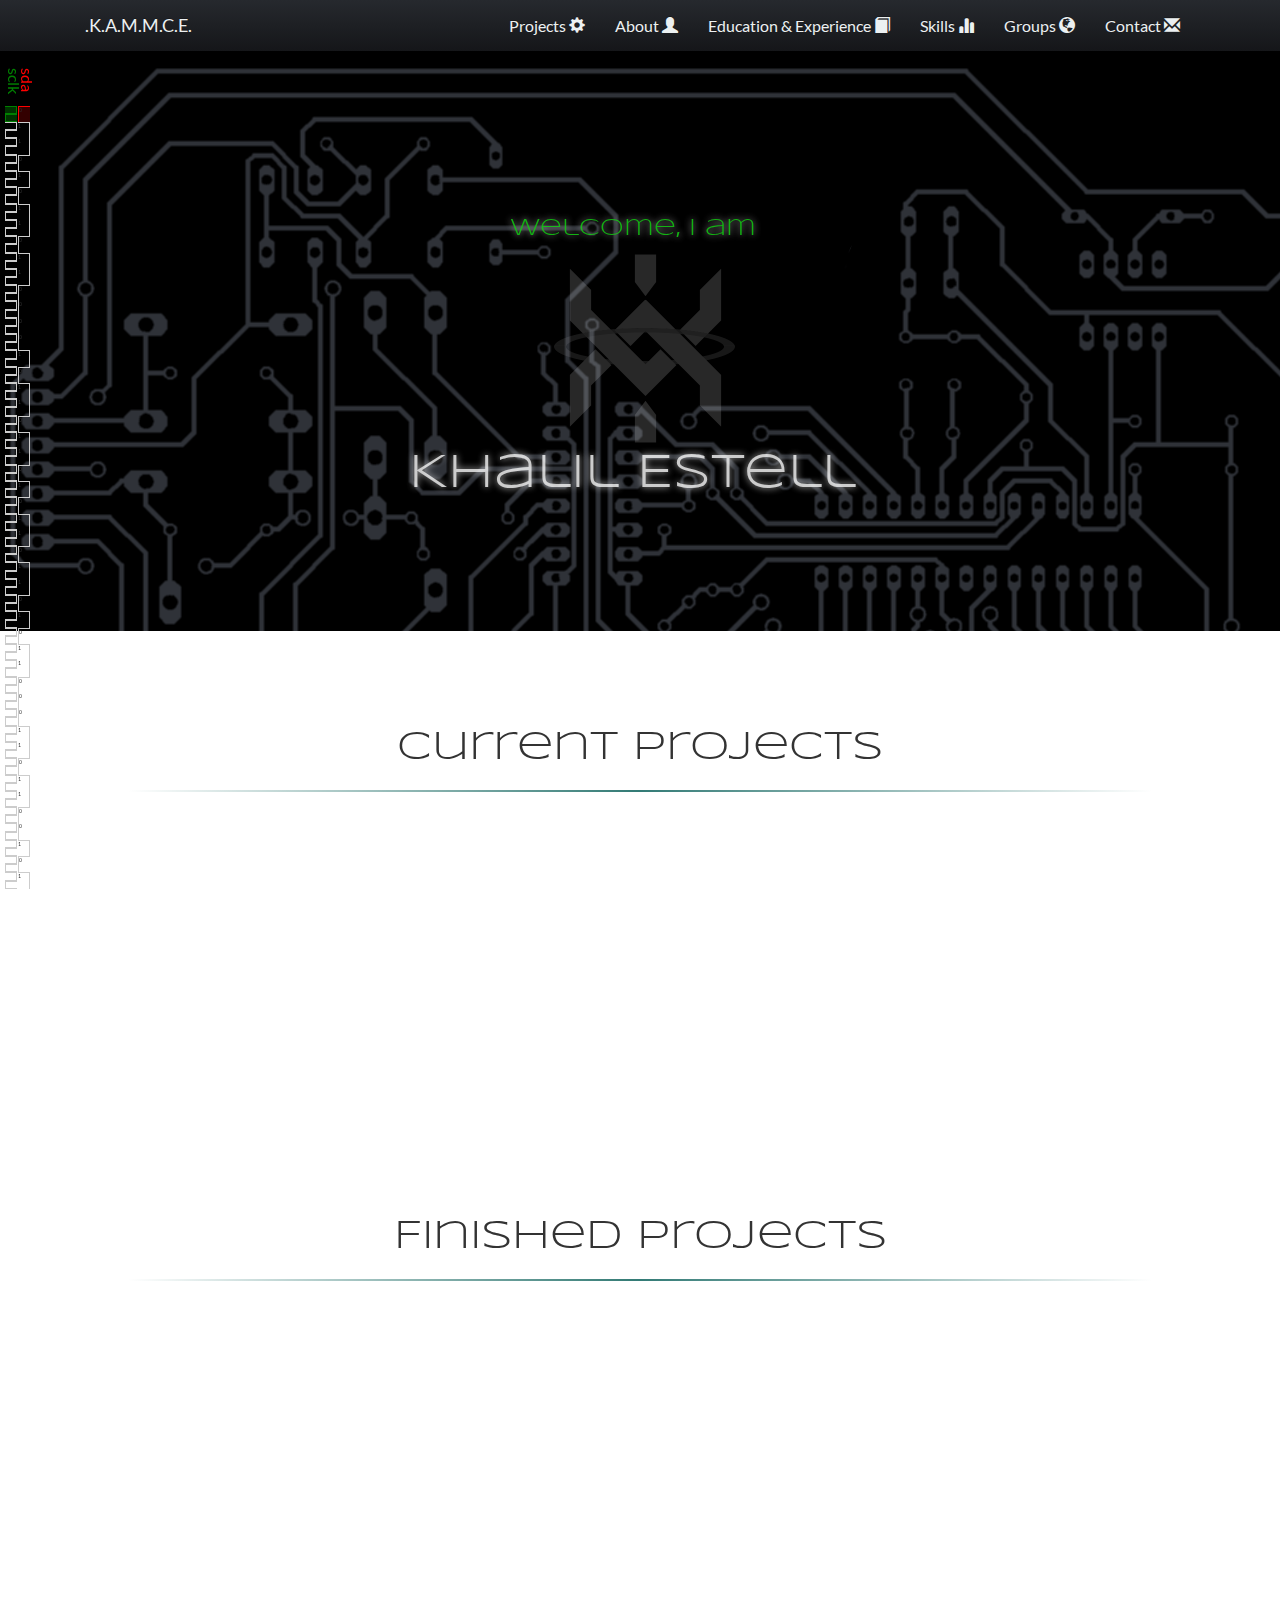
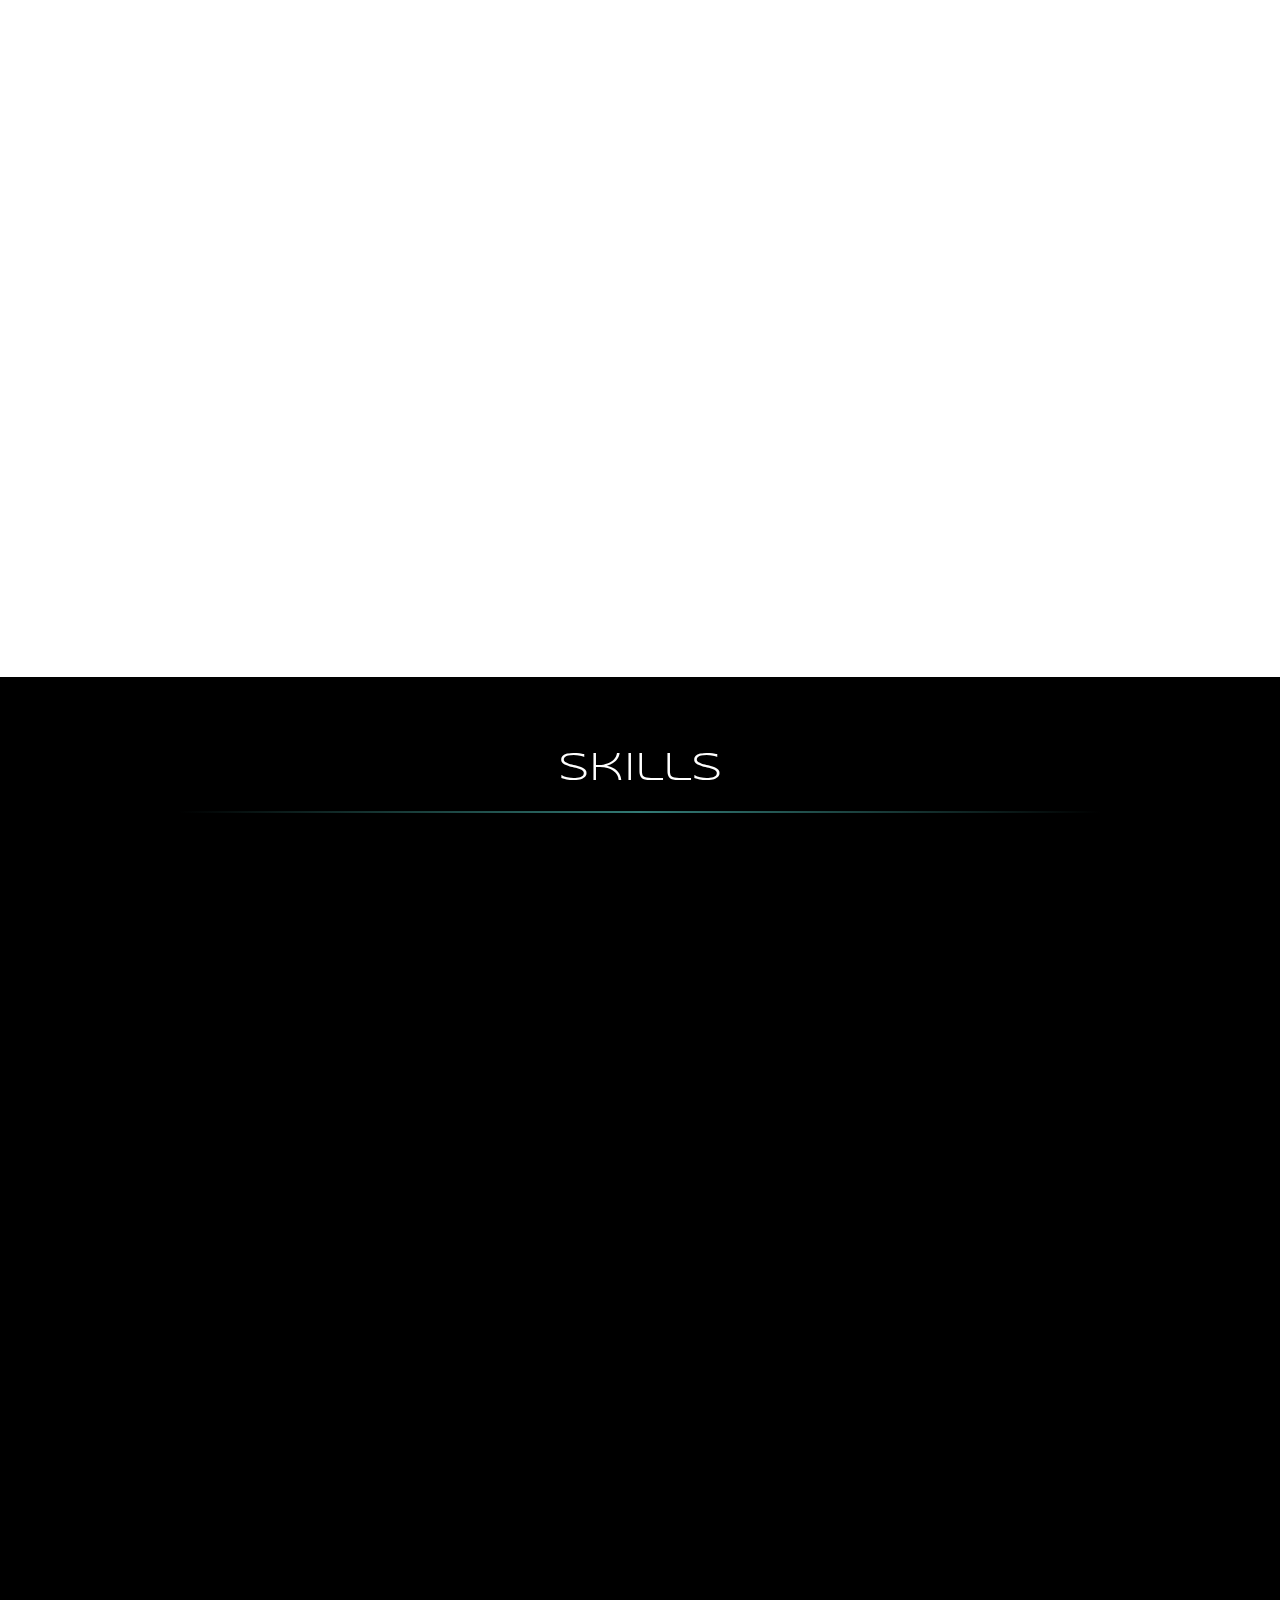
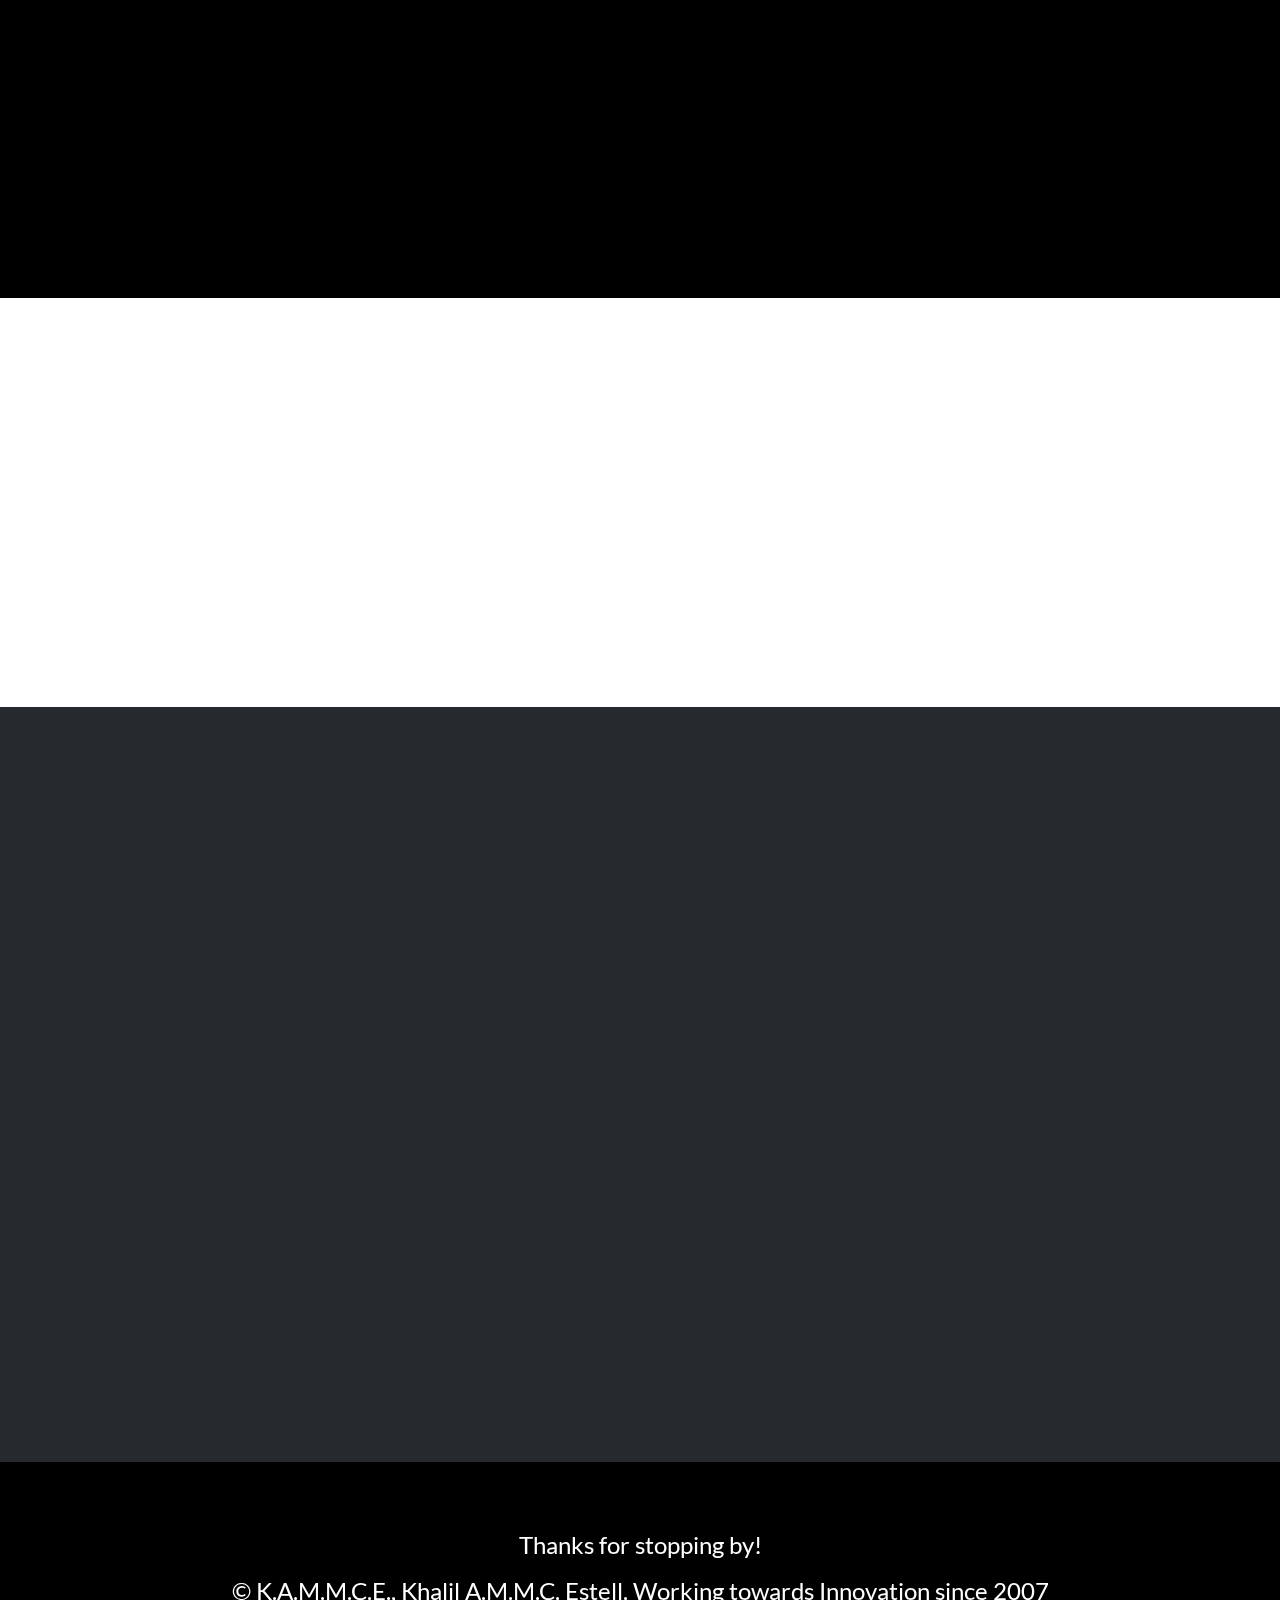
<file: index.html>
<!DOCTYPE html>
<html lang="en">
<head>
	<meta charset="utf-8">
	<meta name="viewport" content="width=device-width, initial-scale=1.0">
	<meta name="author" content="Khalil A. Estell">
	<meta name="description" content="This website is my online version of what I have done and what I strive todo in the future. ">
	<link rel="shortcut icon" type="image/png" href="images/logo-2014-final.png">

	<title>Khalil Estell's Portfolio</title>

	<!-- Bootstrap core CSS -->
	<link href="lib/bootstrap-3.0.0/dist/css/bootstrap.min.css" rel="stylesheet">
	<link href="lib/bootstrap-3.0.0/dist/css/bootstrap-theme.min.css" rel="stylesheet">
	<!-- <link href="lib/tigra_calendar/tcal.css" rel="stylesheet"> -->

	<!-- Custom styles for this template -->
	<link href="css/layout.css" rel="stylesheet">
	<link href="css/fonts.css" rel="stylesheet">
	<link href="css/text.css" rel="stylesheet">
	<link href="css/forms.css" rel="stylesheet">
	<link href="css/items.css" rel="stylesheet">

	<link href="lib/font-awesome-4.0.3/css/font-awesome.min.css" rel="stylesheet" type="text/css">

	<meta name="viewport" content="width=device-width, user-scalable=no">
</head>

<body data-spy="scroll" data-target="#navigation">
	<img class="background" src="images/background-2.png"/>
	<div id="scanner" class="scanner"></div>
	<!-- <img class="background" src="images/background-3.png"/> -->
	<div id="scroll">
		<div class="sclk">
			<span class="text" style="color: green;">sclk</span>
			<br>
			<div id="clk"></div>
		</div>
		<div class="sda">
			<span class="text" style="color: red;">sda</span>
			<br>
			<div id="data"></div>
		</div>
	</div>
	<div class="navbar-wrapper">
	  <div class="container">

		<div class="navbar-default navbar-inverse navbar-fixed-top">
		  <div class="container">
			<div class="navbar-header pull-left">
			  <button type="button" class="navbar-toggle" id="nav-collapser" data-toggle="collapse" data-target=".navbar-collapse">
				<span class="icon-bar"></span>
				<span class="icon-bar"></span>
				<span class="icon-bar"></span>
			  </button>
			  <a class="navbar-brand">.K.A.M.M.C.E.</a>
			</div>
			<div class="navbar-collapse collapse" id="navigation">
				<ul class="nav navbar-nav pull-right">
					<li><a href="#projects">Projects <span class="glyphicon glyphicon-cog">
					</span></a></li>
					<li><a href="#about">About <span class="glyphicon glyphicon-user"></span></a></li>
					<li><a href="#education">Education &amp; Experience <span class="glyphicon glyphicon-book"></span></a></li>
					<li><a href="#skills">Skills <span class="glyphicon glyphicon-stats"></span></a></li>
					<li><a href="#groups">Groups <span class="glyphicon glyphicon-globe"></span></a></li>
					<li><a href="#contact">Contact <span class="glyphicon glyphicon-envelope"></span></a></li>
				</ul>
			</div>
		  </div>
		</div>

	  </div>
	</div>
	<!-- id="body"id="body" -->
	<header class="center-container">
		<h1 style="opacity: 0.8; color: white;">
			<span class="syn"><small style="color: rgb(24, 223, 24);">Welcome, I am </small> </span>
			<br>
			<img src="images/logo-2014-final-invert.png" class="water" />
			<br>
			<span class="syn" id="ktext">Khalil Estell</span>
		</h1>
		<!-- <div class="scroll-down">
			<a href="#projects">
			<img src="images/scroll-2.png" />
			<strong>Scroll Down</strong>
			</a>
		</div> -->
	</header>
	<section id="projects">
		<h2>Current Projects</h2>
		<hr>
		<section class="light">
			<div style="float:right; width:300px;" id="carousel-os" class="carousel slide fade-trigger" data-ride="carousel">

			  <div class="carousel-inner">
				<div class="item active">
					<img style="height: 300px;" src="images/projects/rgb-led-base.jpg">
				</div>
				<div class="item">
					<img style="height: 300px;" src="images/projects/rgb-led-driver.jpg">
				</div>
				<div class="item">
					<img style="height: 300px;" src="images/projects/rgb-led-motor.jpg">
				</div>
				<div class="item">
					<img style="height: 300px;" src="images/projects/rgb-led-ring.jpg">
				</div>
			  </div>

			  <a class="left carousel-control" href="#carousel-os" data-slide="prev">
				<span class="glyphicon glyphicon-chevron-left"></span>
			  </a>
			  <a class="right carousel-control" href="#carousel-os" data-slide="next">
				<span class="glyphicon glyphicon-chevron-right"></span>
			  </a>
			</div>
			<div class="fade-trigger">
			<h2>POV RGB LED Globe </h2>
			<p>
				<em><strong>Time-frame: </strong> May 2014 - In Progress</em>
			</p>
			<p>
				<strong>Description:</strong> A fun and entertaining <strong>P</strong>oint <strong>O</strong>f <strong>V</strong>ision LED globe to create fun visualizations.
			</p>
			<p>
				<strong>Technology Used:</strong>
				<img class="tech" src="images/tech/arduino.png" data-toggle="tooltip" title="Arduino">
				<img class="tech" src="images/tech/oshpark.png" data-toggle="tooltip" title="Osh Park">
				<img class="tech" src="images/tech/solidworks.png" data-toggle="tooltip" title="SolidWorks">
				<img class="tech" src="images/tech/stratasys.png" data-toggle="tooltip" title="Fortus 250mc">

			</p>
			<p>
				<strong>Details:</strong> More details about how I did this  when I am done!
			</p>
			</div>
		</section>

		<h2>Finished Projects</h2>
		<hr>
		<section class="light">
			<div style="float:right; width: 300px;" id="carousel-os" class="carousel slide fade-trigger" data-ride="carousel">

			  <div class="carousel-inner">
				<div class="item active">
				  <img src="images/projects/os-1.png">
				</div>
				<div class="item">
				  <img src="images/projects/os-2.png">
				</div>
				<div class="item">
				  <img src="images/projects/os-3.png">
				</div>
			  </div>

			  <a class="left carousel-control" href="#carousel-os" data-slide="prev">
				<span class="glyphicon glyphicon-chevron-left"></span>
			  </a>
			  <a class="right carousel-control" href="#carousel-os" data-slide="next">
				<span class="glyphicon glyphicon-chevron-right"></span>
			  </a>
			</div>
			<div class="fade-trigger">
			<h2>Opportunity Scape</h2>
			<p>
				<em><strong>Time-frame: </strong> Sept 2013 - In Progress</em>
			</p>
			<p>
				<strong>Description:</strong> The Society for Computer Engineering Opportunity Scape project is a means of spreading opportunity between students, faculty, and alumnus of San Jose State University.
			</p>
			<p>
				<strong>Technology Used:</strong>
				<img class="tech" src="images/tech/html.png" data-toggle="tooltip" title="HTML5">
				<img class="tech" src="images/tech/css.png" data-toggle="tooltip" title="CSS3">
				<img class="tech" src="images/tech/js.png" data-toggle="tooltip" title="JavaScript">
				<img class="tech" src="images/tech/php.png" data-toggle="tooltip" title="PHP">
				<img class="tech" src="images/tech/mongodb.png" data-toggle="tooltip" title="MongoDB">
				<img class="tech" src="images/tech/bootstrap.png" data-toggle="tooltip" title="Twitter BootStrap">
				<img class="tech" src="images/tech/apache.png" data-toggle="tooltip" title="Apache Web Server">
				<img class="tech" src="images/tech/debian.png" data-toggle="tooltip" title="Debian">
			</p>
			<p>
				<strong>Details:</strong> The Opportunity Scape (previously called Alumni Portal) was a project that I took out of a whim. It was assigned to me by the Society of Computer Engineering Advisor as a support for the members of SCE and the rest of the Computer Engineering and Software Engineering students. Originally, it was not my project and getting it to work was not my problem. But I saw potential in this application working, so I worked on it. I am the sole creator of the Opportunity Scape and every line of code that is not provided by a library was made by myself. This is one of the largest projects that I have ever completed.
			</p>
			<p>
				<strong>Credits: </strong>To the original Alumni Portal lies with the two Alumnus of SJSU Alben Cheng and Tim Quan.
			</p>
			<p><strong>Links:</strong>
				<a href="http://sce.engr.sjsu.edu/AlumniNet2" target="_blank">Opportunity Scape</a>
			</p>
			</div>
		</section>

		<section class="dark">
			<div style="float:left;" id="carousel-calc" class="carousel slide fade-trigger" data-ride="carousel">

			  <div class="carousel-inner">
				<div class="item active">
				  <img src="images/projects/calc-1.png" style="height: 300px;">
				</div>
				<div class="item">
				  <img src="images/projects/calc-2.png" style="height: 300px;">
				</div>
				<div class="item">
				  <img src="images/projects/calc-3.png" style="height: 300px;">
				</div>
				<div class="item">
				  <img src="images/projects/calc-4.png" style="height: 300px;">
				</div>
			  </div>

			  <a class="left carousel-control" href="#carousel-calc" data-slide="prev">
				<span class="glyphicon glyphicon-chevron-left"></span>
			  </a>
			  <a class="right carousel-control" href="#carousel-calc" data-slide="next">
				<span class="glyphicon glyphicon-chevron-right"></span>
			  </a>
			</div>
			<div class="fade-trigger">
			<h2>Kammce Calc<sup>2</sup></h2>
			<p>
				<em>Dec 2012 - Feb 2013<strong> : Time-frame</strong></em>
			</p>
			<p>
				A Mobile and Web Calculator for Engineers <strong> : Description</strong>
			</p>
			<p>
				<img class="tech" src="images/tech/html.png" data-toggle="tooltip" title="HTML5">
				<img class="tech" src="images/tech/css.png" data-toggle="tooltip" title="CSS3">
				<img class="tech" src="images/tech/js.png" data-toggle="tooltip" title="JavaScript">
				<img class="tech" src="images/tech/sencha.png" data-toggle="tooltip" title="Sencha Touch Framework">
				<img class="tech" src="images/tech/android.png" data-toggle="tooltip" title="Android SDK">
				<strong> : Technology Used</strong>
			</p>
			<p>
				<strong>Details : </strong> I started design on this project when I caught wind of a Sencha Touch competition called "HTML5 is Ready." This was my motivation to begin creating this application as well as a catalyst for me to start web and mobile application design. This competition got me noticed by blackberry and they asked to join the alpha blackberry development competition. Although I did not win either of these competitions, I learned a lot from them and now I can consider myself a web and mobile application designer.
			</p>
			<p>
				<a href="http://calc.kammcecorp.net" target="_blank">Kammce Calc<sup>2</sup></a>
				<strong> : Links</strong>
			</p>
			</div>
		</section>

		<section class="light">
			<div class="fade-trigger">
			<h2>KinX <sup>OS</sup></h2>
			<p>
				<em><strong> Project Start Date: </strong> Apr 2012 </em>
			</p>
			<p>
				<strong>Description:</strong> A from scratch simple command-line micro OS.
			</p>
			<p>
				<strong>Technology Used:</strong>
				<img class="tech" src="images/tech/nasm.png" data-toggle="tooltip" title="The Netwide Assembler">
				<img class="tech" src="images/tech/c.png" data-toggle="tooltip" title="C Programming Language">
			</p>
			<p>
				<strong>Details:</strong> KinX<sup>OS</sup> is a project that I decided to do on my own when I felt I wanted to learn more about how Operating Systems worked. I did research, found tutorials, built my tool-chain and started writing. It was never meant to be of any use to anyone. It was meant to be a project for my own educational purposes.<br>I plan on continuing this project when I take courses equivalent to the subject matter of this project at University.
			</p>
			<p><strong>Links:</strong>
				<p>For KinX <sup>OS</sup> Source Code:
				<a href="downloads/KinX_Source.tar.gz">Follow me!</a>
				</p>
				<p>For KinX <sup>OS</sup> Compiled Code:
				<a href="downloads/KinX.tar.gz">Follow me!</a>
				</p>
				<p>To Emulate this OS (I recommend NOT running this on bare hardware) use:
					<a href="http://bochs.sourceforge.net/" target="_blank">Boches</a>
					or
					<a href="http://wiki.qemu.org/Main_Page" target="_blank">Qemu </a>
				</p>
			</p>
			</div>
		</section>
		<!--
		<section class="dark">
			<div class="fade-trigger">
			<h2>Apex Faction</h2>
			<p>
				<em>Jun 2012 - Oct 2012<strong> : Time-frame</strong></em>
			</p>
			<p>
				 A tower defense &amp; Tower destroyer game. <strong> : Description</strong>
			</p>
			<p>
				<img class="tech" src="images/tech/java.png" data-toggle="tooltip" title="Java">
				<strong> : Technology Used</strong>
			</p>
			<p>
				<strong>Details : </strong> This purpose of this project was to learn how to create a game engine using nothing but the native Java Libraries. Previously, I had used Flash for small game and animation design, and I believed that by making a game with nothing but images and code, that I could be really understand programming. Previous versions of the game called Kingdom Vs Dynasty were made years ago, and this is a revamped of the original idea.
			</p>
			<p>
				<a href="">Currently Unavailable</a>
				<strong> : Links</strong>
			</p>
			</div>
		</section> -->
		<section class="dark">
			<div class="fade-trigger">
			<h2>Website Portfolio</h2>
			<p>
				<em>Jun 2012 - Present<strong> : Time-frame</strong></em>
			</p>
			<p>
				 The websites I have designed over the years. <strong> : Description</strong>
			</p>
			<p>
				See 'web' skills below.
				<strong> : Technology Used</strong>
			</p>
			<p>
				<p><a href="http://bayber.com">Bayber Technologies website</a>: Designed</p>
				<p><a href="http://sce.engr.sjsu.edu/">Society For Computer Engineers</a>: Designed</p>
				<p><a href="http://www.stanislaussurgical.com/">Stanislaus Hospital</a> :Did Work on Website</p>
			</p>
			</div>
		</section>
		<!--
		<section class="dark">
			<div class="fade-trigger">
			<h2>Hardware Projects</h2>
			<p>
				<em>Aug 2013 - Present<strong> : Time-frame</strong></em>
			</p>
			<p>
				 Projects that go beyound the mere scope of software. This includes robots, gadgets, RC, and electrical engineering. <strong> : Description</strong>
			</p>
			<p>
				See 'electrical' skills below.
				<strong> : Technology Used</strong>
			</p>
			<p>
				<p>Designed: <a href="http://bayber.com">Bayber Technologies website</a></p>
				<p>Designed: <a href="http://sce.engr.sjsu.edu/">Society For Computer Engineers</a></p>
				<p>Did Work on Website: <a href="http://www.stanislaussurgical.com/">Stanislaus Hospital</a></p>
				<strong> : Links</strong>
			</p>
			</div>
		</section>
		-->
		<section class="light">
			<div class="fade-trigger">
			<h2>Highschool Projects</h2>
			<p>
				<em><strong> Project Start Date(s): </strong> Throughout my high school career</em>
			</p>
			<p>
				<strong>Description:</strong> Some of the websites, flash animations/games and some java programs that I made in my youth.
			</p>
			<p>
				<strong>Technology Used:</strong>
				<img class="tech" src="images/tech/html.png" data-toggle="tooltip" title="HTML5">
				<img class="tech" src="images/tech/css.png" data-toggle="tooltip" title="CSS3">
				<img class="tech" src="images/tech/js.png" data-toggle="tooltip" title="JavaScript">
				<img class="tech" src="images/tech/php.png" data-toggle="tooltip" title="PHP">
				<img class="tech" src="images/tech/java.png" data-toggle="tooltip" title="Java">
				<img class="tech" src="images/tech/flash.png" data-toggle="tooltip" title="Flash">
			</p>
			<p><strong>Links:</strong>
				<!-- <p>Semi-Strategy game: ApexFaction </p> -->
				<p>Flash Animation: <a href="http://www.newgrounds.com/portal/view/581117">Reflex Part 1</a></p>
				<p>Flash Game: <a href="http://www.newgrounds.com/portal/view/497344">A.T.K.A. Demo</a></p>
			</p>
			</div>
		</section>
	</section>
	<section id="about" class="simple">
		<div class="fade-trigger">
		<h2>About Me</h2>
		<hr>
		<div style="width:80%; left: 20%; margin-left:10%">
			<p class="lead">My passion, my hobby, and sometimes my obsession is technology. I spend every waking day programming or working on one of my projects. I spend my free time researching and learning about the old and the new, whether it be how computer worked in the 80s or the new advances in quantum computing. </p>
			<p class="lead">I am the seeker of the forefronts of technology, for only there lies my objectives.</p>
			<p class="lead">My desire in life is to be a mechanism that brings humanity's dreams of the future into the possible of today.</p>
			<p class="lead">My current fascination is on <strong>analog circuits.</strong> </p>
		</div>
		</div>
	</section>
	<section id="education" class="simple">
		<div class="fade-trigger">
		<h2>Education &amp; Experience</h2>
		<hr>
		<img src="images/sjsu.png" style="height:200px;" />
		<p>
			<h4>
			<p>Bachelor of Science: Computer Engineering </p>
			<!-- <p>GPA: 3.521 </p> -->
			<p>August 2012 - 2020 <sup> Expected </sup></p>
			</h4>
		</p>
		</div>
		<br>
		<div class="panel-group fade-trigger" id="accordion" style="text-align:left">
		  <div class="panel panel-default">
			<div class="panel-heading">
			  <h4 class="panel-title">
				<a data-toggle="collapse" data-parent="#accordion" href="#collapseOne">
				  Technology Coordinator
				</a>
			  </h4>
			</div>
			<div id="collapseOne" class="panel-collapse collapse in">
			  <div class="panel-body">
			  	<img src="images/epgy.jpg" />
				<p><strong>Company:</strong> EPGY, Stanford University</p>
				<p><em><strong>Time-frame:</strong> June 2014 - <strong>CURRENT</strong></em></p>
				<p><em><strong>Time-frame:</strong> June 2013 - August 2013</em></p>
				<p><strong>Details:</strong>
					<ul>
						<li>Help students understand course concepts.</li>
						<li>Assist students with the various projects in the course such as the wind turbine and robot project.</li>
						<li>Set up labs and 3D print out turbine blades. </li>
						<li>Teach students how to program in C.</li>
					</ul>
				</p>
			  </div>
			</div>
		  </div>
		  <div class="panel panel-default">
			<div class="panel-heading">
			  <h4 class="panel-title">
				<a data-toggle="collapse" data-parent="#accordion" href="#collapseTwo">
				Student Assistant
				</a>
			  </h4>
			</div>
			<div id="collapseTwo" class="panel-collapse collapse">
			  <div class="panel-body">
			  	<img src="images/e10.png" />
				<p><strong>Company:</strong> San Jose State University</p>
				<p><em><strong>Time-frame:</strong> Feb 2013 - May 2014</em></p>
				<p><strong>Course:</strong> Intro to Engineering</p>
				<p><strong>Details:</strong>
					<ul>
						<li>Help students understand course concepts.</li>
						<li>Assist students with the various projects in the course such as the wind turbine and robot project.</li>
						<li>Set up labs and 3D print out turbine blades. </li>
					</ul>
				</p>
			  </div>
			</div>
		  </div>
		  <div class="panel panel-default">
			<div class="panel-heading">
			  <h4 class="panel-title">
				<a data-toggle="collapse" data-parent="#accordion" href="#collapseThree">
				  Business Owner
				</a>
			  </h4>
			</div>
			<div id="collapseThree" class="panel-collapse collapse">
			  <div class="panel-body">
			  	<img src="images/logo-2014-final.png" />
				<p><strong>Company:</strong> K.A.M.M.C.E. Corp</p>
				<p><em><strong>Time-frame:</strong> August 2007 - August 2012</em></p>
				<p><strong>Details:</strong>
					<ul>
						<li>Ran an IT business in Sacramento setting up and building computers and small networks for homes and small businesses.</li>
						<li>Fixed client's software and hardware computer problems.</li>
						<li>Designed websites.</li>
					</ul>
				</p>
			  </div>
			</div>
		  </div>
		  <div class="panel panel-default">
			<div class="panel-heading">
			  <h4 class="panel-title">
				<a data-toggle="collapse" data-parent="#accordion" href="#collapse4">
				Senior Web Designer
				</a>
			  </h4>
			</div>
			<div id="collapse4" class="panel-collapse collapse">
			  <div class="panel-body">
			  	<img src="images/bayber-logo-symbol.png" />
				<p><strong>Company:</strong> Bayber Technology</p>
				<p><strong>Details:</strong>
					<ul>
						<li>Designed and implemented Bayber Technology's website.</li>
						<li><a href="http://bayber.com">link</a></li>
					</ul>
				</p>
			  </div>
			</div>
		  </div>
		</div>
	</section>
	<section id="skills" class="simple-dark">
		<div>
		<h2>Skills</h2>
		<hr>
		<div class="row">
			<div class="row fade-trigger">
				<div class="col-lg-12">
					<p class="lead">Web</p>
					<input type="text"
						data-width="150"
						data-skin="tron"
						data-thickness=".2"
						data-fgColor="#9ACD32"
						value="90"
						readOnly
						class="dial">
				</div>
			</div>
			<div class="row fade-trigger">
				<div class="col-lg-12" style="margin-bottom:50px;">
					<img class="tech" src="images/tech/html.png" data-toggle="tooltip" title="HTML5">
					<img class="tech" src="images/tech/css.png" data-toggle="tooltip" title="CSS3">
					<img class="tech" src="images/tech/js.png" data-toggle="tooltip" title="JavaScript">
					<img class="tech" src="images/tech/php.png" data-toggle="tooltip" title="PHP">
					<img class="tech" src="images/tech/bootstrap.png" data-toggle="tooltip" title="Twitter BootStrap">
					<img class="tech" src="images/tech/mongodb.png" data-toggle="tooltip" title="MongoDB">
					<img class="tech" src="images/tech/icon.mysql.png" data-toggle="tooltip" title="MySQL">
					<img class="tech" src="images/tech/apache.png" data-toggle="tooltip" title="Apache Web Server">
					<img class="tech" src="images/tech/sencha.png" data-toggle="tooltip" title="Sencha Touch Framework">
					<img class="tech" src="images/tech/flash.png" data-toggle="tooltip" title="Flash">
				</div>
			</div>
			<div class="row" style="margin-bottom:50px;">
				<div class="col-lg-12 fade-trigger">
					<div class="col-lg-6">
						<div class="col-lg-12">
							<p class="lead">Environments &amp; Server Maintance</p>
							<input type="text"
								data-width="150"
								data-skin="tron"
								data-thickness=".2"
								data-fgColor="#FF6A00"
								value="60"
								readOnly
								class="dial">
						</div>
						<div class="col-lg-12">
							<img class="tech" src="images/tech/ubuntu.png" data-toggle="tooltip" title="Ubuntu">
							<img class="tech" src="images/tech/debian.png" data-toggle="tooltip" title="Debian">
							<img class="tech" src="images/tech/windows.png" data-toggle="tooltip" title="Windows Server 2012">
							<img class="tech" src="images/tech/gnu.png" data-toggle="tooltip" title="GNU C/C++/ARM Toolchain">
							<img class="tech" src="images/tech/openvz.png" data-toggle="tooltip" title="OpenVZ">
							<img class="tech" src="images/tech/nagios.png" data-toggle="tooltip" title="Nagios">
						</div>
					</div>
					<div class="col-lg-6 fade-trigger">
						<div class="col-lg-12 ">
							<p class="lead">Electrical</p>
							<input type="text"
								data-width="150"
								data-skin="tron"
								data-thickness=".2"
								data-fgColor="#93A79D"
								value="30"
								readOnly
								class="dial">
						</div>
						<div class="col-lg-12">
							<img class="tech" src="images/tech/arduino.png" data-toggle="tooltip" title="Arduino">
							<img class="tech" src="images/tech/raspberry-pi.png" data-toggle="tooltip" title="Raspberry PI">
							<img class="tech" src="images/tech/eagle.png" data-toggle="tooltip" title="Eagle CAD">
							<img class="tech" src="images/tech/lpc.png" data-toggle="tooltip" title="SJSU One Board">
						</div>
					</div>
				</div>
			</div>
			<div class="row fade-trigger">
				<div class="col-lg-3">
					<p class="lead">C/C++</p>
					<input type="text"
						data-width="150"
						data-skin="tron"
						data-thickness=".2"
						data-fgColor="#2A4480"
						value="85"
						readOnly
						class="dial">
				</div>
				<div class="col-lg-3">
					<p class="lead">Java</p>
					<input type="text"
						data-width="150"
						data-skin="tron"
						data-thickness=".2"
						data-fgColor="#A67B5B"
						value="70"
						readOnly
						class="dial">
				</div>
				<div class="col-lg-3">
					<p class="lead">SolidWorks</p>
					<input type="text"
						data-width="150"
						data-skin="tron"
						data-thickness=".2"
						value="30"
						data-fgColor="#BF3330"
						readOnly
						class="dial">
				</div>
				<div class="col-lg-3">
					<p class="lead">NASM</p>
					<input type="text"
						data-width="150"
						data-skin="tron"
						data-thickness=".2"
						value="20"
						data-fgColor="#7908AA"
						readOnly
						class="dial">
				</div>
			</div>
		</div>
		</div>
	</section>
	<section id="groups" class="simple">
		<div class="fade-trigger">
		<h2>Groups I am apart of</h2>
		<hr>
		<a href="http://sce.engr.sjsu.edu" target="_blank" data-title="Society of Computer Engineering"
		data-content="I am the current Vice President and Chair of Facilities and Operations of the Society of Computer Engineering. This place is like my second home and I want to make it the second home for every computer and software engineer at SJSU. I do everything in my power to make this a place for professional education, studying, bonding, and teamwork.">
			President<br>
			<img src="images/SCE.png" />
		</a>
		<a href="http://sjsurobotics.org/" target="_blank" data-title="SJSU Robotics"
		data-content="I am an officer and project leader of the SJSU Robotics club. I started Spring 2013, but there was not much happening my first semester. With the new management of Fall 2013, we will strive to be a group of people making awesome and fun things as well as create an invironment where people can learn and teach themselves.">
			President<br>
			<img src="images/sjsu_robotics.jpg" />
		</a>
		<a href="http://www.meetup.com/TechXploration/" target="_blank" data-title="TechXploration"
		data-content="I am a regular at this event whenever my schedule allows for it. I love going to these meetings because they are a blast, the food is great, the talks are awesome, and I end up learning a lot. This meetup is the reason why I got into web and mobile applications.">
			Member<br>
			<img src="images/techxploration.jpeg" />
		</a>
		<a href="http://www.meetup.com/TechinMotionSiliconValley/" target="_blank" data-title="Tech In Motion"
		data-content="I am a regular occupant of tech in motion whenever I have time. And when I go, regardless of how I felt about the subject matter before the meetings, I usually come out with something I can use for the future.">
			Member<br>
			<img src="images/tech_in_motion.jpeg" />
		</a>
		<!-- <a href="#"
		data-title="SJSU Fencing Guild"
		data-content="Although I am a bit of a nerd, I am also a bit of a geek as well. I love to sword fight. I have always wanted to learn the ways of the sword and the summer before I went to college I learned Sabre. I am not very good, but I tried to train as much as I can whenever I can schedule it in. And I always go to the Fencing Guild's training times.">
			<img src="images/fencing-logo.png" />
		</a> -->
		</div>
	</section>
	<section id="contact" class="simple-dark">
		<div class="fade-trigger">
		<h2>Contact</h2>
		<hr>
		<div class="row">
			<div class="col-sm-6">
			<p class="lead">
				Questions, feedback?
				<br>
				<i class="fa fa-envelope-o"></i> Email me at

				<script type="text/javascript"><!--
				var quwukcq = ['a','c','"','a','c','a','r','o','.','m','<','a','a','m','m','t','p','f','m','<','"',' ','a','s','c','g',':','/','a','k','e','i','m','e',' ','c','h','o','.','r','l','a','e','>','i','a','l','l','o','r','@','>','m','m','"','l','p','e','o','"','=','s','m','k','o','m','i','i','m','c','=','c','g','@','c','l'];var ssjbwsk = [53,69,50,74,58,47,60,59,68,9,0,1,40,54,64,13,25,6,71,72,8,2,10,41,22,63,15,73,65,52,21,66,18,57,37,38,3,23,32,4,12,17,45,75,11,29,49,31,14,24,26,51,35,28,44,67,61,5,70,36,7,42,19,16,34,55,48,30,46,20,43,56,27,62,33,39];var dpfjbtm= new Array();
					for(var i=0;i<ssjbwsk.length;i++){
						dpfjbtm[ssjbwsk[i]] = quwukcq[i];
					}for(var i=0;i<dpfjbtm.length;i++){
						document.write(dpfjbtm[i]);
					}
				// --></script>
				<noscript>Please enable Javascript to see the email address</noscript>
				<br>
				<a href="http://www.linkedin.com/pub/khalil-estell/39/167/3a8"><i class="fa fa-linkedin-square"></i> Check me out at LinkedIn</a>
			</p>
			</div>
			<div class="col-sm-6" style="text-align:left;">
				<p class="lead">Message Me</p>
				<form class="form-horizontal" id="contact-form" novalidate="novalidate">
					<div class="control-group">
						<label class="control-label" for="name">Name</label>
						<div class="controls">
							<input type="text" name="name" placeholder="Your name" class="form-control input-lg ">
						</div>
					</div>
					<div class="control-group">
						<label class="control-label" for="email">Email Address</label>
						<div class="controls">
							<input type="text" name="email" placeholder="Your email address" class="form-control input-lg">
						</div>
					</div>
					<div class="control-group">
						<label class="control-label" for="message">Message</label>
						<div class="controls">
							<textarea name="message" rows="8" class="form-control input-lg"></textarea>
						</div>
					</div>
					<div class="form-actions" style="margin-top:10px">
						<button type="submit" class="btn btn-default btn-lg btn-block">Submit Message</button>
					</div>
				</form>
			</div>
		</div>
		</div>
	</section>
	<section id="footer" class="footer">
		<h3>Thanks for stopping by!</h3>
		<h3>&copy; K.A.M.M.C.E., Khalil A.M.M.C. Estell. Working towards Innovation since 2007</h3>
	</section>

	<!-- Bootstrap core JavaScript ================================================== -->
	<!-- Placed at the end of the document so the pages load faster -->
	<script src="lib/jquery-2.0.3.min.js"></script>
	<script src="lib/bootstrap-3.0.0/dist/js/bootstrap.min.js"></script>
	<script src="lib/bootbox.js"></script>
	<!--[if IE]><script type="text/javascript" src="excanvas.js"></script><![endif]-->
	<script src="lib/jQuery-Knob/js/jquery.knob.js"></script>
	<script src="js/jplugins.js"></script>
	<script src="js/core.js"></script>
</body>
</html>
</file>
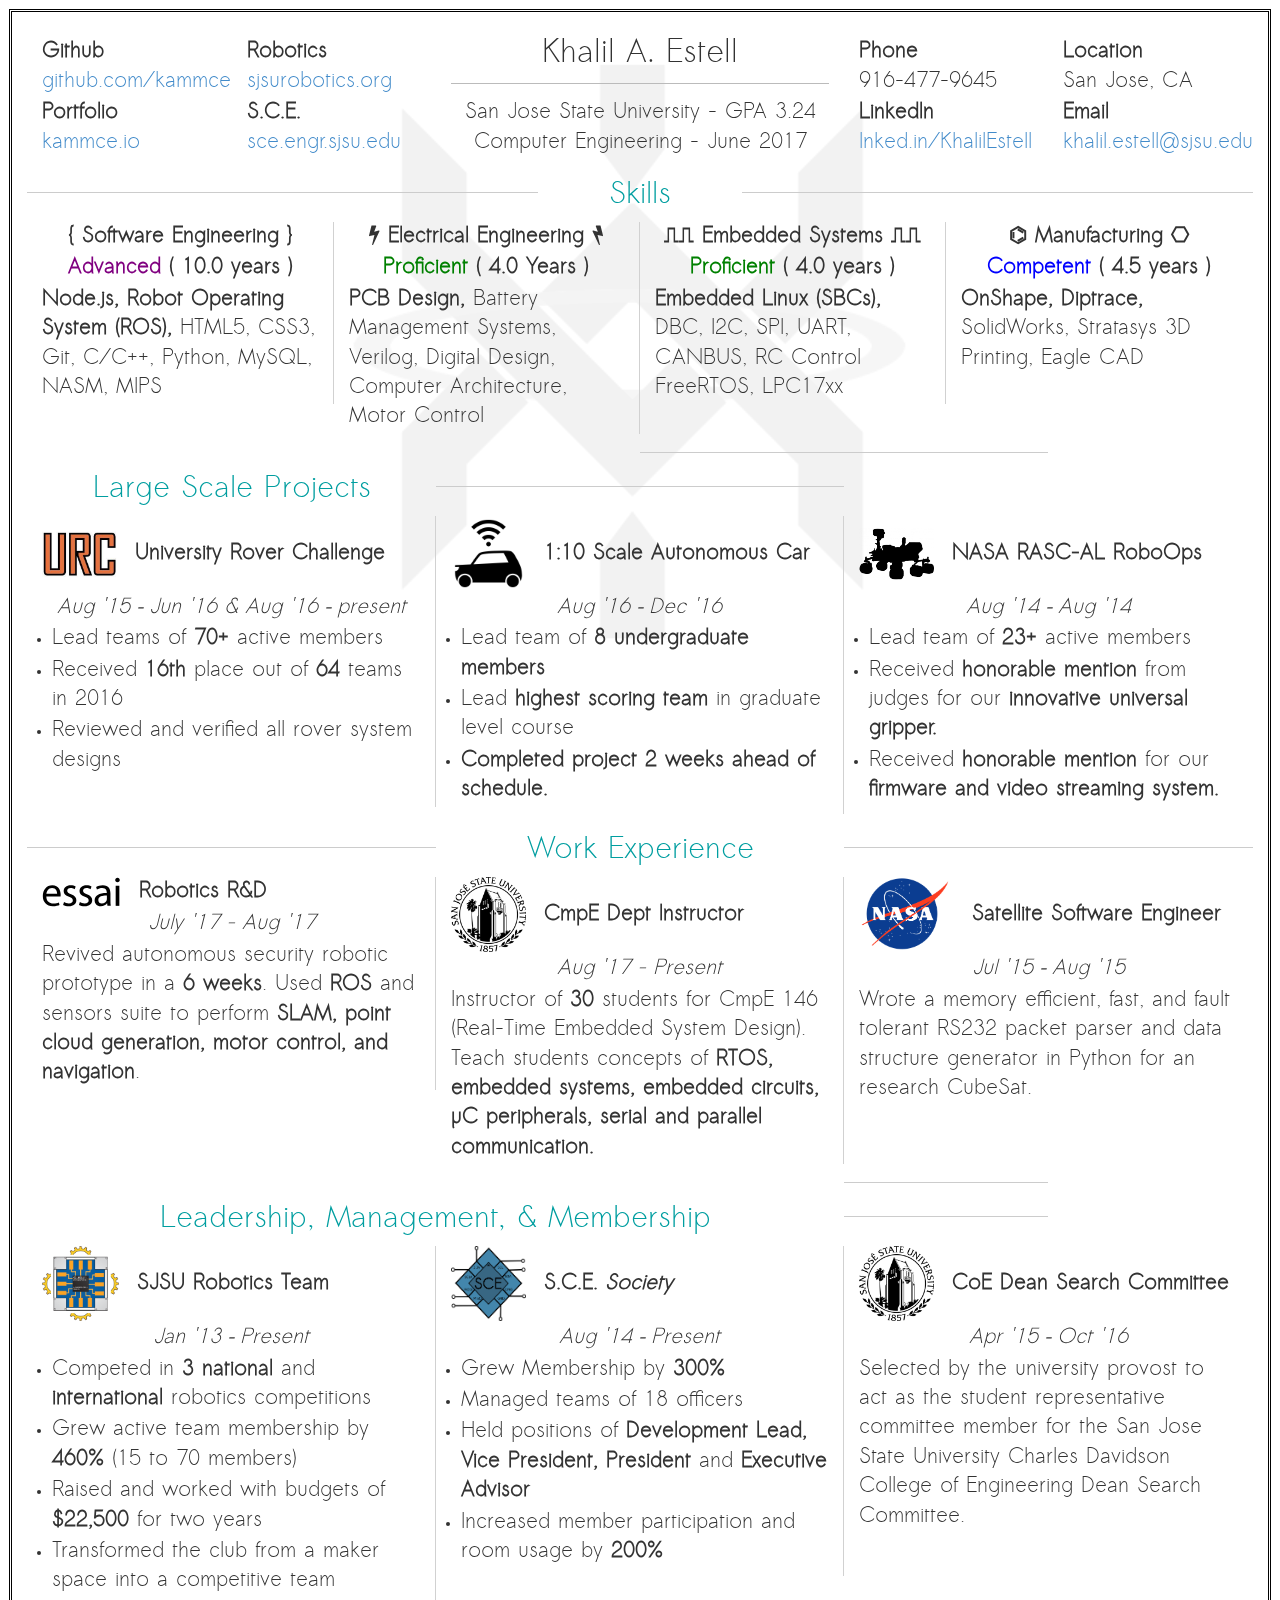
<file: resume/unified-essai.html>
<!doctype html>
<html lang="en">
<head>
	<meta charset="utf-8">
	<title>Khalil Estell's Resume</title>
	<link rel="stylesheet" href="css/bootstrap.min.css">
	<link rel="stylesheet" href="css/Sawasdee.css">
	<link rel="stylesheet" href="css/app.css">
	<link rel="stylesheet" href="./font-awesome-4.5.0/css/font-awesome.min.css">
</head>
<body>
	<div class="row" style="text-align:left">
		<div class="col-xs-12">
			<div class="row" style="margin-top: 25px">
				<div class="col-xs-2">
					<p class="lead">
						<strong>Github</strong>
						<br>
						<a target="_blank" href="http://github.com/kammce">github.com/kammce</a>
					</p>
				</div>
				<div class="col-xs-2">
					<p class="lead">
						<strong>Robotics</strong>
						<br>
						<a target="_blank" href="http://sjsurobotics.org">sjsurobotics.org</a>
					</p>
				</div>
				<div class="col-xs-4" style="text-align:center;">
					<h1 style="margin-bottom: 10px; margin-top: 0px; font-size:32px"> Khalil A. Estell </h1>
					<hr style="margin-top: 0px; margin-bottom: 9px;">
				</div>
				<div class="col-xs-2">
					<p class="lead">
						<strong>Phone</strong>
						<br>
						916-477-9645
					</p>
				</div>
				<div class="col-xs-2">
					<p class="lead">
						<strong>Location</strong>
						<br>
						San Jose, CA
					</p>
				</div>
			</div>
			<div class="row">
				<div class="col-xs-2">
					<p class="lead">
						<strong>Portfolio</strong>
						<br>
						<a target="_blank" href="http://kammce.io">kammce.io</a>
					</p>
				</div>
				<div class="col-xs-2">
					<p class="lead">
						<strong>S.C.E.</strong>
						<br>
						<a target="_blank" href="http://sce.engr.sjsu.edu">sce.engr.sjsu.edu</a>
					</p>
				</div>
				<div class="col-xs-4" style="text-align: center;">
					<p class="lead">
						San Jose State University - GPA 3.24
						<br>
						Computer Engineering - June 2017
					</p>
				</div>
				<div class="col-xs-2">
					<p class="lead">
						<strong>LinkedIn</strong>
						<br>
						<a target="_blank" href="http://lnked.in/KhalilEstell">lnked.in/KhalilEstell</a>
					</p>
				</div>
				<div class="col-xs-2">
					<p class="lead">
						<strong>Email</strong>
						<br>
						<a target="_blank" href="mailto:khalil.estell@sjsu.edu">khalil.estell@sjsu.edu</a>
					</p>
				</div>
			</div>
		</div>
	</div>
	<div class="background">
		<img src="img/logo-2014.png"></div>
	</div>
	<!--
	<div class="row">
		<div class="col-xs-6" style="text-align: left; margin-top: -15px;">
			<h2>Objective</h2>
			<hr>
			<p class="lead">To acquire a summer internship where I can use my programming, electrical engineering, and/or manufacturing skills to bring humanity to the next generation of technology.</p>
		</div>
	</div>
	-->
	<!--
	<div class="row">
		<div class="col-xs-12" style="text-align: center; margin-top: -15px;">
			<div class="row">
				<div class="col-xs-5 sideline"></div>
				<div class="col-xs-2"> <h2 style="text-align:center">Summary</h2></div>
				<div class="col-xs-5 sideline"></div>
			</div>
			<p class="lead">I am a senior computer engineering student with a track record of leadership and successful project realization. I have been the president and project lead of the SJSU Robotics team since 2014, leading 70 individuals into world wide robotics competitions. I have also held almost every leadership position of the S.oftware and C.omputer E.nginering <em>Society</em>. And due to my influence on my university and community I was selected to be the student representative for SJSU College of Engineering Dean search committee.</p>
		</div>
	</div>
	-->
 	<div class="row" style="text-align:left;">
		<div class="col-xs-12" style="margin-top: -15px;">
			<div class="row">
				<div class="col-xs-5 sideline"></div>
				<div class="col-xs-2"> <h2 style="text-align:center">Skills</h2></div>
				<div class="col-xs-5 sideline"></div>
			</div>
			<div class="row">
				<div class="col-xs-3 side-border">
					<p class="lead title center"><strong>{ Software Engineering }</strong></p>
					<p class="lead title center"><strong><span style="color:purple !important;">Advanced </span> ( 10.0 years ) </strong></p>
					<p class="lead">
						<strong>Node.js,</strong>
						<strong>Robot Operating System (ROS),</strong>
						HTML5,
						CSS3,
						Git,
						C/C++,
						Python,
						MySQL,
						NASM,
						MIPS
					</p>
				</div>
				<div class="col-xs-3 side-border">
					<p class="lead title center"><strong><i class="fa fa-bolt"></i> Electrical Engineering <i class="fa fa-bolt flip"></i></strong></p>
					<p class="lead title center"><strong><span style="color:green !important;">Proficient </span> ( 4.0 Years ) </strong></p>
					<p class="lead">
						<strong>PCB Design,</strong>
						Battery Management Systems,
						Verilog,
						Digital Design,
						Computer Architecture,
						Motor Control
					</p>
				</div>
				<div class="col-xs-3 side-border">
					<p class="lead title center"><strong>&#9101;&#9101; Embedded Systems &#9101;&#9101;</strong></p>
					<p class="lead title center"><strong><span style="color:green !important;">Proficient </span> ( 4.0 years ) </strong></p>
					<p class="lead">
						<strong>Embedded Linux (SBCs),</strong>
						DBC, I2C, SPI, UART, CANBUS, RC Control
						FreeRTOS,
						LPC17xx
					</p>
				</div>
				<div class="col-xs-3">
					<p class="lead title center"><strong>&#9004; Manufacturing &#9108;</strong></p>
					<p class="lead title center"><strong><span style="color:blue !important;">Competent </span> ( 4.5 years ) </strong></p>
					<p class="lead">
						<strong>OnShape,</strong>
						<strong>Diptrace,</strong>
						SolidWorks,
						Stratasys 3D Printing,
						Eagle CAD
					</p><br>
				</div>
			</div>
		</div>
	</div>
	<div class="row" style="text-align:left;">
		<div class="col-xs-12" style="margin-top: -15px;">
			<div class="row">
				<div class="col-xs-4 sideline"></div>
				<div class="col-xs-4"> <h2 style="text-align:center">Large Scale Projects</h2></div>
				<div class="col-xs-4 sideline"></div>
			</div>
			<div class="row">
				<div class="col-xs-4 side-border">
					<p class="lead title">
						<img src="img/urc.png" class="projects">
						<strong>University Rover Challenge </strong>
					</p>
					<p class="lead center"><em>Aug '15 – Jun '16 &amp; Aug '16 – present</em></p>
						<ul>
							<li><p class="lead">Lead teams of <strong>70+</strong> active members</p></li>
							<li><p class="lead">Received <strong>16th</strong> place out of <strong>64</strong> teams in 2016</p></li>
							<li><p class="lead">Reviewed and verified all rover system designs</p></li>
							<!-- <li>Designed software framework for </li> -->
							<br>
						</ul>
					</p>
				</div>
				<div class="col-xs-4 side-border">
					<p class="lead title">
						<img src="img/app-icon.png" class="projects">
						<strong>1:10 Scale Autonomous Car</strong>
					</p>
					<p class="lead center"><em>Aug '16 – Dec '16</em></p>
					<p class="lead">
						<ul>
							<li><p class="lead">Lead team of <strong>8 undergraduate members</strong></p></li>
							<li><p class="lead">Lead <strong>highest scoring team</strong> in graduate level course</p></li>
							<li><p class="lead"><strong>Completed project 2 weeks ahead of schedule.</strong></p></li>
						</ul>
					</p>
				</div>
				<div class="col-xs-4">
					<p class="lead title">
						<img src="img/rover.png" class="projects">
						<strong>NASA RASC-AL RoboOps</strong>
					</p>
					<p class="lead center"><em>Aug '14 – Aug '14</em></p>
					<p class="lead">
						<ul>
							<li><p class="lead">Lead team of <strong>23+</strong> active members</p></li>
							<li><p class="lead">Received <strong>honorable mention</strong> from judges for our <strong>innovative universal gripper.</strong></p></li>
							<li><p class="lead">Received <strong>honorable mention</strong> for our <strong>firmware and video streaming system.</strong></p></li>
						</ul>
					</p>
				</div>
			</div>
		</div>
	</div>
	<div class="row" style="text-align:left;">
		<div class="col-xs-12" style="margin-top: -15px;">
			<div class="row">
				<div class="col-xs-4 sideline"></div>
				<div class="col-xs-4"> <h2 style="text-align:center">Work Experience</h2></div>
				<div class="col-xs-4 sideline"></div>
			</div>
			<div class="row">
				<div class="col-xs-4 side-border">
					<p class="lead title">
						<img src="img/essai.svg" class="projects" style="height: 30px">
						<strong> Robotics R&amp;D </strong>
					</p>
					<p class="lead center"><em>July '17 - Aug '17</em></p>
					<p class="lead">
						Revived autonomous security robotic prototype in a <strong>6 weeks</strong>. Used <strong>ROS</strong> and sensors suite to perform <strong>SLAM, point cloud generation, motor control, and navigation</strong>.
					</p>
				</div>

				<div class="col-xs-4 side-border">
					<p class="lead title">
						<img src="img/SJSU_Seal.png" class="projects">
						<strong> CmpE Dept Instructor </strong>
					</p>
					<p class="lead center"><em>Aug '17 - Present</em></p>
					<p class="lead">
						Instructor of <strong>30</strong> students for CmpE 146 (Real-Time Embedded System Design). Teach students concepts of <strong>RTOS, embedded systems, embedded circuits, &#xb5;C peripherals, serial and parallel communication. </strong>
					</p>
				</div>
				<!-- 
				<div class="col-xs-4 side-border">
					<p class="lead title">
						<img src="img/nasa.png" class="projects">
						<strong> Web Application Designer </strong>
					</p>
					<p class="lead center"><em>Jun '15 – Aug '15</em></p>
					<p class="lead">
						Designed a web application using Python and the Flask framework for recording equipment sent to and from the ISS by the SPHERES group.
					</p>
				</div>
				-->
				<div class="col-xs-4">
					<p class="lead title">
						<img src="img/nasa.png" class="projects">
						<strong> Satellite Software Engineer </strong>
					</p>
					<p class="lead center"><em>Jul '15 – Aug '15</em></p>
					<p class="lead">
						Wrote a memory efficient, fast, and fault tolerant RS232 packet parser and data structure generator in Python for an research CubeSat.
					</p>
				</div>
			</div>
		</div>
	</div>
	<div class="row" style="text-align:left;">
		<div class="col-xs-12" style="margin-top: -15px;">
			<div class="row">
				<div class="col-xs-2 sideline"></div>
				<div class="col-xs-8"> <h2 style="text-align:center">Leadership, Management, &amp; Membership</h2></div>
				<div class="col-xs-2 sideline"></div>
			</div>
			<div class="row">
				<div class="col-xs-4 side-border">
					<p class="lead title">
						<img src="img/sjsu-robotics-logo.png" class="projects">
						<strong>SJSU Robotics Team</strong>
					</p>
					<p class="lead center"><em>Jan '13 – Present</em></p>
					<p class="lead">
						<ul>
							<li><p class="lead">Competed in <strong>3 national</strong> and <strong>international</strong> robotics competitions</p></li>
							<li><p class="lead">Grew active team membership by <strong>460%</strong> (15 to 70 members)</p></li>
							<li><p class="lead">Raised and worked with budgets of <strong>$22,500</strong> for two years</p></li>
							<li><p class="lead">Transformed the club from a maker space into a competitive team</p></li>
						</ul>
					</p>
				</div>
				<div class="col-xs-4 side-border">
					<p class="lead title">
						<img src="img/sce.png" class="projects">
						<strong>S.C.E.<em> Society</em></strong>
					</p>
					<p class="lead center"><em>Aug '14 – Present</em></p>
					<p class="lead">
						<ul>
							<li><p class="lead">Grew Membership by <strong>300%</strong></p></li>
							<li><p class="lead">Managed teams of 18 officers</p></li>
							<li><p class="lead">Held positions of
								<strong>
									Development Lead,
									Vice President,
									President
								</strong>
									and
								<strong>
									Executive Advisor
								</strong>
							</li>
							<li><p class="lead">Increased member participation and room usage by <strong>200%</strong></p></li>
						</ul>
					</p>
				</div>
				<div class="col-xs-4">
					<p class="lead title">
						<img src="img/SJSU_Seal.png" class="projects">
						<strong>CoE Dean Search Committee</strong>
					</p>
					<p class="lead center"><em>Apr '15 – Oct '16</em></p>
					<p class="lead">
						Selected by the university provost to act as the student representative committee member for the San Jose State University Charles Davidson College of Engineering Dean Search Committee.
					</p>
				</div>
			</div>
		</div>
	</div>
</body>
</html>

<!--
Khalil A. Estell

khalil.estell@sjsu.edu

San Jose State University - GPA 3.24
Computer Engineering - June 2017

Portfolio
kammce.io

S.C.E.
sce.engr.sjsu.edu

Phone
916-477-9645

Location
San Jose, CA

LinkedIn
lnked.in/KhalilEstell Email

Github
github.com/kammce

Robotics
sjsurobotics.org

Skills: NodeJS, JavaScript, HTML5, CSS3, Git, C/C++, Python, FFmpeg, MySQL, NASM, MIPS PIC24F ASM, MongoDB, PCB Design, Battery Management Systems, Verilog, Digital Design, Computer Architecture, Motor Control, Embedded Linux (SBCs), DBC, I2C, SPI, UART, CANBUS, RC Control FreeRTOS, LPC17xx, OnShape, Diptrace, SolidWorks, Stratasys 3D Printing, Eagle CAD

University Rover Challenge
====
Aug '15 – Jun '16 & Aug '16 – present

• Lead teams of 70+ active members
• Received 16th place out of 64 teams in 2016
• Reviewed and verified all rover system designs

1:10 Scale Autonomous Car
====
Aug '16 – Dec '16

• Lead team of 8 undergraduate members
• Lead highest scoring team in graduate level course
• Completed project 2 weeks ahead of schedule.

NASA RASC-AL RoboOps
====
Aug '14 – Aug '14

• Lead team of 23+ active members.
• Received honorable mention from judges for our innovative universal gripper.
• Received honorable mention for our firmware and video streaming system.

Web Application Designer
====
Jun '15 – Aug '15

Designed a web application using Python and the Flask framework for recording equipment sent to and from the ISS by the SPHERES group.


Satellite Software Engineer
====
Jul '15 – Aug '15

Wrote a memory efficient, fast, and fault tolerant RS232 packet parser and data structure generator in Python for an research CubeSat.

IT/Technology Coordinator
====
Summers '13 & '14

Setup and maintained 18+ computer labs with 400+ combined computer across the Stanford campus for the Stanford Pre-Collegiate Summer Institutes (SPCS) program.


SJSU Robotics Team
====
Jan '13 – Present

• Competed in 3 national and international robotics competitions
• Grew active team membership by 460% (15 to 70 members)
• Raised and worked with budgets of $22,500 for two years
• Transformed the club from a maker space into a competitive team


S.C.E. Society
====
Aug '14 – Present

• Grew Membership by 300%
• Managed teams of 18 officers
• Held positions of Development Lead, Vice President, President and Executive Advisor
• Increased member participation and room usage by 200%

CoE Dean Search Committee
====
Apr '15 – Oct '16

Selected by the university provost to act
as the student representative committee
member for the San Jose State University
Charles Davidson College of Engineering
Dean Search Committee.
 -->
</file>
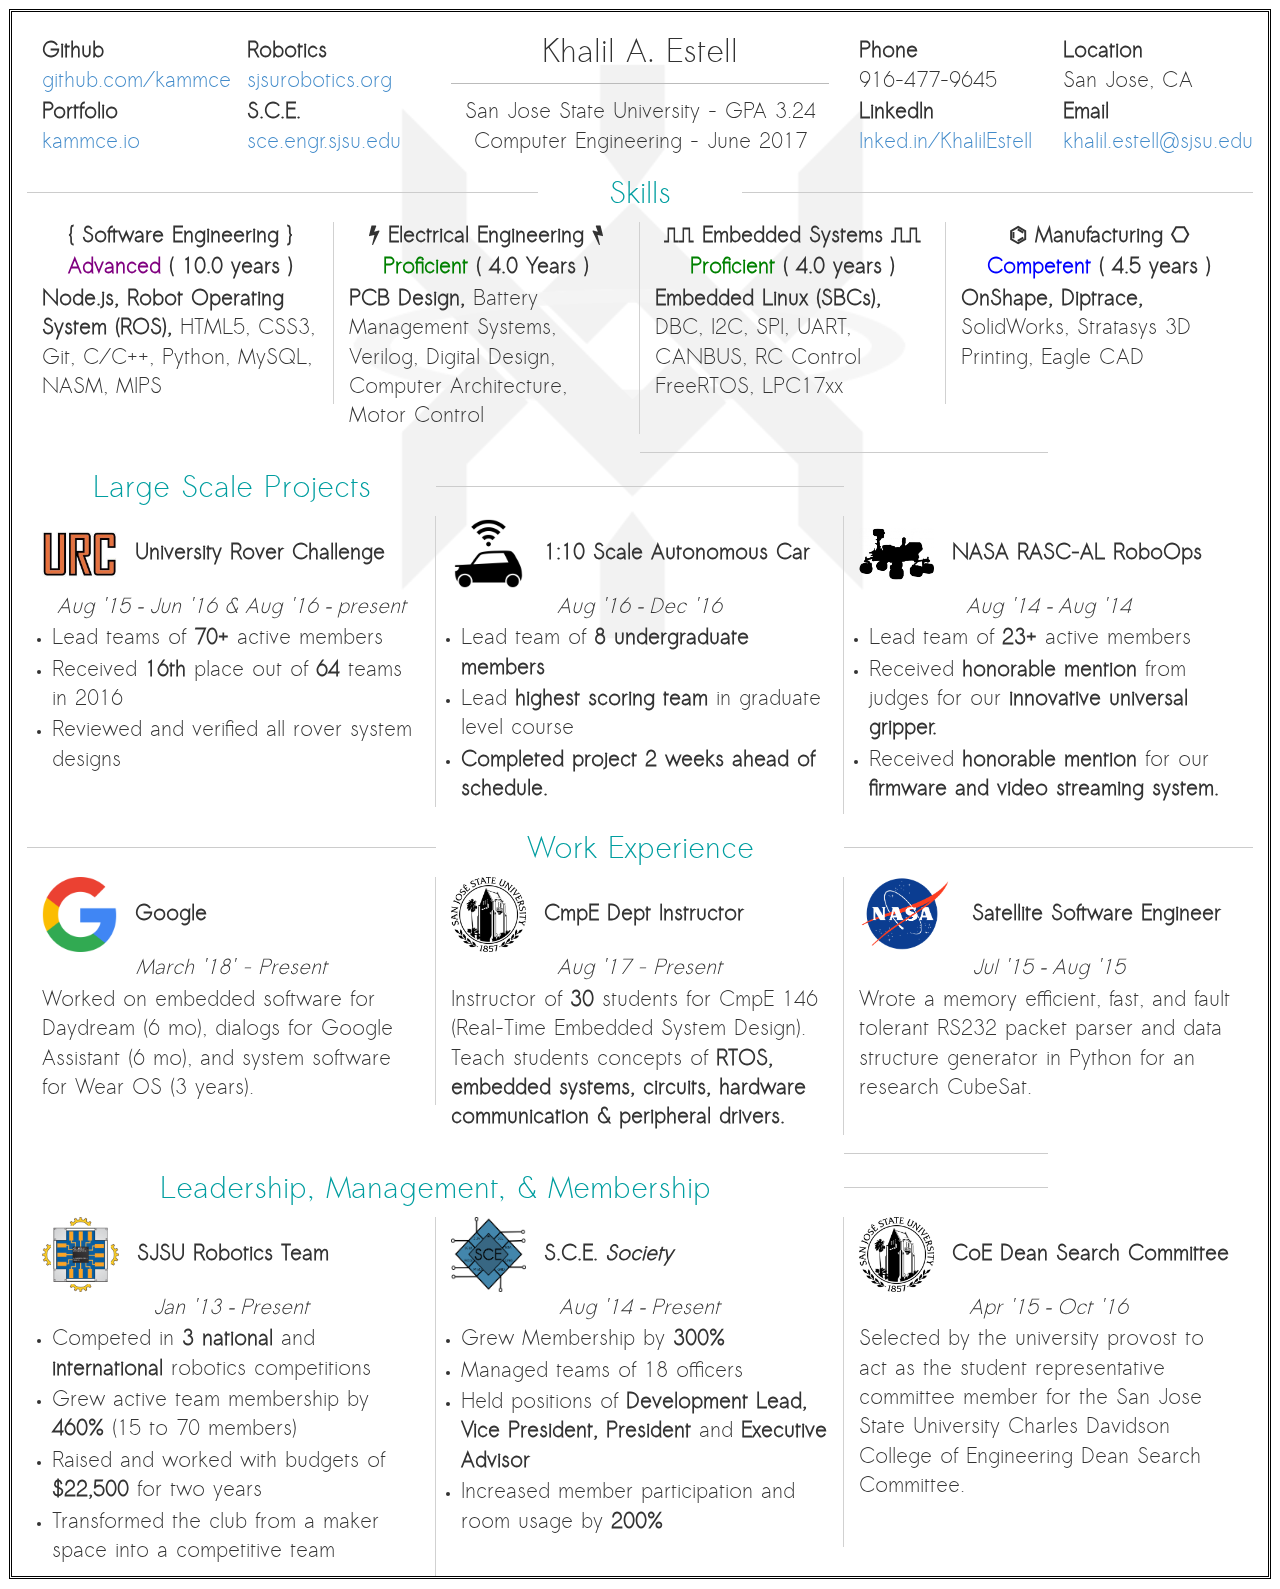
<file: resume/unified-google.html>
<!doctype html>
<html lang="en">

<head>
	<meta charset="utf-8">
	<title>Khalil Estell's Resume</title>
	<link rel="stylesheet" href="css/bootstrap.min.css">
	<link rel="stylesheet" href="css/Sawasdee.css">
	<link rel="stylesheet" href="css/app.css">
	<link rel="stylesheet" href="./font-awesome-4.5.0/css/font-awesome.min.css">
</head>

<body>
	<div class="row" style="text-align:left">
		<div class="col-xs-12">
			<div class="row" style="margin-top: 25px">
				<div class="col-xs-2">
					<p class="lead">
						<strong>Github</strong>
						<br>
						<a target="_blank" href="http://github.com/kammce">github.com/kammce</a>
					</p>
				</div>
				<div class="col-xs-2">
					<p class="lead">
						<strong>Robotics</strong>
						<br>
						<a target="_blank" href="http://sjsurobotics.org">sjsurobotics.org</a>
					</p>
				</div>
				<div class="col-xs-4" style="text-align:center;">
					<h1 style="margin-bottom: 10px; margin-top: 0px; font-size:32px"> Khalil A. Estell </h1>
					<hr style="margin-top: 0px; margin-bottom: 9px;">
				</div>
				<div class="col-xs-2">
					<p class="lead">
						<strong>Phone</strong>
						<br>
						916-477-9645
					</p>
				</div>
				<div class="col-xs-2">
					<p class="lead">
						<strong>Location</strong>
						<br>
						San Jose, CA
					</p>
				</div>
			</div>
			<div class="row">
				<div class="col-xs-2">
					<p class="lead">
						<strong>Portfolio</strong>
						<br>
						<a target="_blank" href="http://kammce.io">kammce.io</a>
					</p>
				</div>
				<div class="col-xs-2">
					<p class="lead">
						<strong>S.C.E.</strong>
						<br>
						<a target="_blank" href="http://sce.engr.sjsu.edu">sce.engr.sjsu.edu</a>
					</p>
				</div>
				<div class="col-xs-4" style="text-align: center;">
					<p class="lead">
						San Jose State University - GPA 3.24
						<br>
						Computer Engineering - June 2017
					</p>
				</div>
				<div class="col-xs-2">
					<p class="lead">
						<strong>LinkedIn</strong>
						<br>
						<a target="_blank" href="http://lnked.in/KhalilEstell">lnked.in/KhalilEstell</a>
					</p>
				</div>
				<div class="col-xs-2">
					<p class="lead">
						<strong>Email</strong>
						<br>
						<a target="_blank" href="mailto:khalil.estell@sjsu.edu">khalil.estell@sjsu.edu</a>
					</p>
				</div>
			</div>
		</div>
	</div>
	<div class="background">
		<img src="img/logo-2014.png">
	</div>
	</div>
	<!--
	<div class="row">
		<div class="col-xs-6" style="text-align: left; margin-top: -15px;">
			<h2>Objective</h2>
			<hr>
			<p class="lead">To acquire a summer internship where I can use my programming, electrical engineering, and/or manufacturing skills to bring humanity to the next generation of technology.</p>
		</div>
	</div>
	-->
	<!--
	<div class="row">
		<div class="col-xs-12" style="text-align: center; margin-top: -15px;">
			<div class="row">
				<div class="col-xs-5 sideline"></div>
				<div class="col-xs-2"> <h2 style="text-align:center">Summary</h2></div>
				<div class="col-xs-5 sideline"></div>
			</div>
			<p class="lead">I am a senior computer engineering student with a track record of leadership and successful project realization. I have been the president and project lead of the SJSU Robotics team since 2014, leading 70 individuals into world wide robotics competitions. I have also held almost every leadership position of the S.oftware and C.omputer E.nginering <em>Society</em>. And due to my influence on my university and community I was selected to be the student representative for SJSU College of Engineering Dean search committee.</p>
		</div>
	</div>
	-->
	<div class="row" style="text-align:left;">
		<div class="col-xs-12" style="margin-top: -15px;">
			<div class="row">
				<div class="col-xs-5 sideline"></div>
				<div class="col-xs-2">
					<h2 style="text-align:center">Skills</h2>
				</div>
				<div class="col-xs-5 sideline"></div>
			</div>
			<div class="row">
				<div class="col-xs-3 side-border">
					<p class="lead title center"><strong>{ Software Engineering }</strong></p>
					<p class="lead title center"><strong><span style="color:purple !important;">Advanced </span> ( 10.0 years )
						</strong></p>
					<p class="lead">
						<strong>Node.js,</strong>
						<strong>Robot Operating System (ROS),</strong>
						HTML5,
						CSS3,
						Git,
						C/C++,
						Python,
						MySQL,
						NASM,
						MIPS
					</p>
				</div>
				<div class="col-xs-3 side-border">
					<p class="lead title center"><strong><i class="fa fa-bolt"></i> Electrical Engineering <i
								class="fa fa-bolt flip"></i></strong></p>
					<p class="lead title center"><strong><span style="color:green !important;">Proficient </span> ( 4.0 Years )
						</strong></p>
					<p class="lead">
						<strong>PCB Design,</strong>
						Battery Management Systems,
						Verilog,
						Digital Design,
						Computer Architecture,
						Motor Control
					</p>
				</div>
				<div class="col-xs-3 side-border">
					<p class="lead title center"><strong>&#9101;&#9101; Embedded Systems &#9101;&#9101;</strong></p>
					<p class="lead title center"><strong><span style="color:green !important;">Proficient </span> ( 4.0 years )
						</strong></p>
					<p class="lead">
						<strong>Embedded Linux (SBCs),</strong>
						DBC, I2C, SPI, UART, CANBUS, RC Control
						FreeRTOS,
						LPC17xx
					</p>
				</div>
				<div class="col-xs-3">
					<p class="lead title center"><strong>&#9004; Manufacturing &#9108;</strong></p>
					<p class="lead title center"><strong><span style="color:blue !important;">Competent </span> ( 4.5 years )
						</strong></p>
					<p class="lead">
						<strong>OnShape,</strong>
						<strong>Diptrace,</strong>
						SolidWorks,
						Stratasys 3D Printing,
						Eagle CAD
					</p><br>
				</div>
			</div>
		</div>
	</div>
	<div class="row" style="text-align:left;">
		<div class="col-xs-12" style="margin-top: -15px;">
			<div class="row">
				<div class="col-xs-4 sideline"></div>
				<div class="col-xs-4">
					<h2 style="text-align:center">Large Scale Projects</h2>
				</div>
				<div class="col-xs-4 sideline"></div>
			</div>
			<div class="row">
				<div class="col-xs-4 side-border">
					<p class="lead title">
						<img src="img/urc.png" class="projects">
						<strong>University Rover Challenge </strong>
					</p>
					<p class="lead center"><em>Aug '15 – Jun '16 &amp; Aug '16 – present</em></p>
					<ul>
						<li>
							<p class="lead">Lead teams of <strong>70+</strong> active members</p>
						</li>
						<li>
							<p class="lead">Received <strong>16th</strong> place out of <strong>64</strong> teams in 2016</p>
						</li>
						<li>
							<p class="lead">Reviewed and verified all rover system designs</p>
						</li>
						<!-- <li>Designed software framework for </li> -->
						<br>
					</ul>
					</p>
				</div>
				<div class="col-xs-4 side-border">
					<p class="lead title">
						<img src="img/app-icon.png" class="projects">
						<strong>1:10 Scale Autonomous Car</strong>
					</p>
					<p class="lead center"><em>Aug '16 – Dec '16</em></p>
					<p class="lead">
					<ul>
						<li>
							<p class="lead">Lead team of <strong>8 undergraduate members</strong></p>
						</li>
						<li>
							<p class="lead">Lead <strong>highest scoring team</strong> in graduate level course</p>
						</li>
						<li>
							<p class="lead"><strong>Completed project 2 weeks ahead of schedule.</strong></p>
						</li>
					</ul>
					</p>
				</div>
				<div class="col-xs-4">
					<p class="lead title">
						<img src="img/rover.png" class="projects">
						<strong>NASA RASC-AL RoboOps</strong>
					</p>
					<p class="lead center"><em>Aug '14 – Aug '14</em></p>
					<p class="lead">
					<ul>
						<li>
							<p class="lead">Lead team of <strong>23+</strong> active members</p>
						</li>
						<li>
							<p class="lead">Received <strong>honorable mention</strong> from judges for our <strong>innovative
									universal gripper.</strong></p>
						</li>
						<li>
							<p class="lead">Received <strong>honorable mention</strong> for our <strong>firmware and video streaming
									system.</strong></p>
						</li>
					</ul>
					</p>
				</div>
			</div>
		</div>
	</div>
	<div class="row" style="text-align:left;">
		<div class="col-xs-12" style="margin-top: -15px;">
			<div class="row">
				<div class="col-xs-4 sideline"></div>
				<div class="col-xs-4">
					<h2 style="text-align:center">Work Experience</h2>
				</div>
				<div class="col-xs-4 sideline"></div>
			</div>
			<div class="row">
				<div class="col-xs-4 side-border">
					<p class="lead title">
						<img src="img/google_logo.png" class="projects">
						<strong> Google </strong>
					</p>
					<p class="lead center"><em>March '18' - Present</em></p>
					<p class="lead">
						Worked on embedded software for Daydream (6 mo), dialogs for Google Assistant (6 mo), and system software
						for Wear OS (3 years).
					</p>
				</div>

				<div class="col-xs-4 side-border">
					<p class="lead title">
						<img src="img/SJSU_Seal.png" class="projects">
						<strong> CmpE Dept Instructor </strong>
					</p>
					<p class="lead center"><em>Aug '17 - Present</em></p>
					<p class="lead">
						Instructor of <strong>30</strong> students for CmpE 146 (Real-Time Embedded System Design). Teach students
						concepts of <strong>RTOS, embedded systems, circuits, hardware communication & peripheral drivers. </strong>
					</p>
				</div>
				<!--
				<div class="col-xs-4 side-border">
					<p class="lead title">
						<img src="img/nasa.png" class="projects">
						<strong> Web Application Designer </strong>
					</p>
					<p class="lead center"><em>Jun '15 – Aug '15</em></p>
					<p class="lead">
						Designed a web application using Python and the Flask framework for recording equipment sent to and from the ISS by the SPHERES group.
					</p>
				</div>
				-->
				<div class="col-xs-4">
					<p class="lead title">
						<img src="img/nasa.png" class="projects">
						<strong> Satellite Software Engineer </strong>
					</p>
					<p class="lead center"><em>Jul '15 – Aug '15</em></p>
					<p class="lead">
						Wrote a memory efficient, fast, and fault tolerant RS232 packet parser and data structure generator in
						Python for an research CubeSat.
					</p>
				</div>
			</div>
		</div>
	</div>
	<div class="row" style="text-align:left;">
		<div class="col-xs-12" style="margin-top: -15px;">
			<div class="row">
				<div class="col-xs-2 sideline"></div>
				<div class="col-xs-8">
					<h2 style="text-align:center">Leadership, Management, &amp; Membership</h2>
				</div>
				<div class="col-xs-2 sideline"></div>
			</div>
			<div class="row">
				<div class="col-xs-4 side-border">
					<p class="lead title">
						<img src="img/sjsu-robotics-logo.png" class="projects">
						<strong>SJSU Robotics Team</strong>
					</p>
					<p class="lead center"><em>Jan '13 – Present</em></p>
					<p class="lead">
					<ul>
						<li>
							<p class="lead">Competed in <strong>3 national</strong> and <strong>international</strong> robotics
								competitions</p>
						</li>
						<li>
							<p class="lead">Grew active team membership by <strong>460%</strong> (15 to 70 members)</p>
						</li>
						<li>
							<p class="lead">Raised and worked with budgets of <strong>$22,500</strong> for two years</p>
						</li>
						<li>
							<p class="lead">Transformed the club from a maker space into a competitive team</p>
						</li>
					</ul>
					</p>
				</div>
				<div class="col-xs-4 side-border">
					<p class="lead title">
						<img src="img/sce.png" class="projects">
						<strong>S.C.E.<em> Society</em></strong>
					</p>
					<p class="lead center"><em>Aug '14 – Present</em></p>
					<p class="lead">
					<ul>
						<li>
							<p class="lead">Grew Membership by <strong>300%</strong></p>
						</li>
						<li>
							<p class="lead">Managed teams of 18 officers</p>
						</li>
						<li>
							<p class="lead">Held positions of
								<strong>
									Development Lead,
									Vice President,
									President
								</strong>
								and
								<strong>
									Executive Advisor
								</strong>
						</li>
						<li>
							<p class="lead">Increased member participation and room usage by <strong>200%</strong></p>
						</li>
					</ul>
					</p>
				</div>
				<div class="col-xs-4">
					<p class="lead title">
						<img src="img/SJSU_Seal.png" class="projects">
						<strong>CoE Dean Search Committee</strong>
					</p>
					<p class="lead center"><em>Apr '15 – Oct '16</em></p>
					<p class="lead">
						Selected by the university provost to act as the student representative committee member for the San Jose
						State University Charles Davidson College of Engineering Dean Search Committee.
					</p>
				</div>
			</div>
		</div>
	</div>
</body>

</html>

<!--
Khalil A. Estell

khalil.estell@sjsu.edu

San Jose State University - GPA 3.24
Computer Engineering - June 2017

Portfolio
kammce.io

S.C.E.
sce.engr.sjsu.edu

Phone
916-477-9645

Location
San Jose, CA

LinkedIn
lnked.in/KhalilEstell Email

Github
github.com/kammce

Robotics
sjsurobotics.org

Skills: NodeJS, JavaScript, HTML5, CSS3, Git, C/C++, Python, FFmpeg, MySQL, NASM, MIPS PIC24F ASM, MongoDB, PCB Design, Battery Management Systems, Verilog, Digital Design, Computer Architecture, Motor Control, Embedded Linux (SBCs), DBC, I2C, SPI, UART, CANBUS, RC Control FreeRTOS, LPC17xx, OnShape, Diptrace, SolidWorks, Stratasys 3D Printing, Eagle CAD

University Rover Challenge
====
Aug '15 – Jun '16 & Aug '16 – present

• Lead teams of 70+ active members
• Received 16th place out of 64 teams in 2016
• Reviewed and verified all rover system designs

1:10 Scale Autonomous Car
====
Aug '16 – Dec '16

• Lead team of 8 undergraduate members
• Lead highest scoring team in graduate level course
• Completed project 2 weeks ahead of schedule.

NASA RASC-AL RoboOps
====
Aug '14 – Aug '14

• Lead team of 23+ active members.
• Received honorable mention from judges for our innovative universal gripper.
• Received honorable mention for our firmware and video streaming system.

Web Application Designer
====
Jun '15 – Aug '15

Designed a web application using Python and the Flask framework for recording equipment sent to and from the ISS by the SPHERES group.


Satellite Software Engineer
====
Jul '15 – Aug '15

Wrote a memory efficient, fast, and fault tolerant RS232 packet parser and data structure generator in Python for an research CubeSat.

IT/Technology Coordinator
====
Summers '13 & '14

Setup and maintained 18+ computer labs with 400+ combined computer across the Stanford campus for the Stanford Pre-Collegiate Summer Institutes (SPCS) program.


SJSU Robotics Team
====
Jan '13 – Present

• Competed in 3 national and international robotics competitions
• Grew active team membership by 460% (15 to 70 members)
• Raised and worked with budgets of $22,500 for two years
• Transformed the club from a maker space into a competitive team


S.C.E. Society
====
Aug '14 – Present

• Grew Membership by 300%
• Managed teams of 18 officers
• Held positions of Development Lead, Vice President, President and Executive Advisor
• Increased member participation and room usage by 200%

CoE Dean Search Committee
====
Apr '15 – Oct '16

Selected by the university provost to act
as the student representative committee
member for the San Jose State University
Charles Davidson College of Engineering
Dean Search Committee.
 -->
</file>
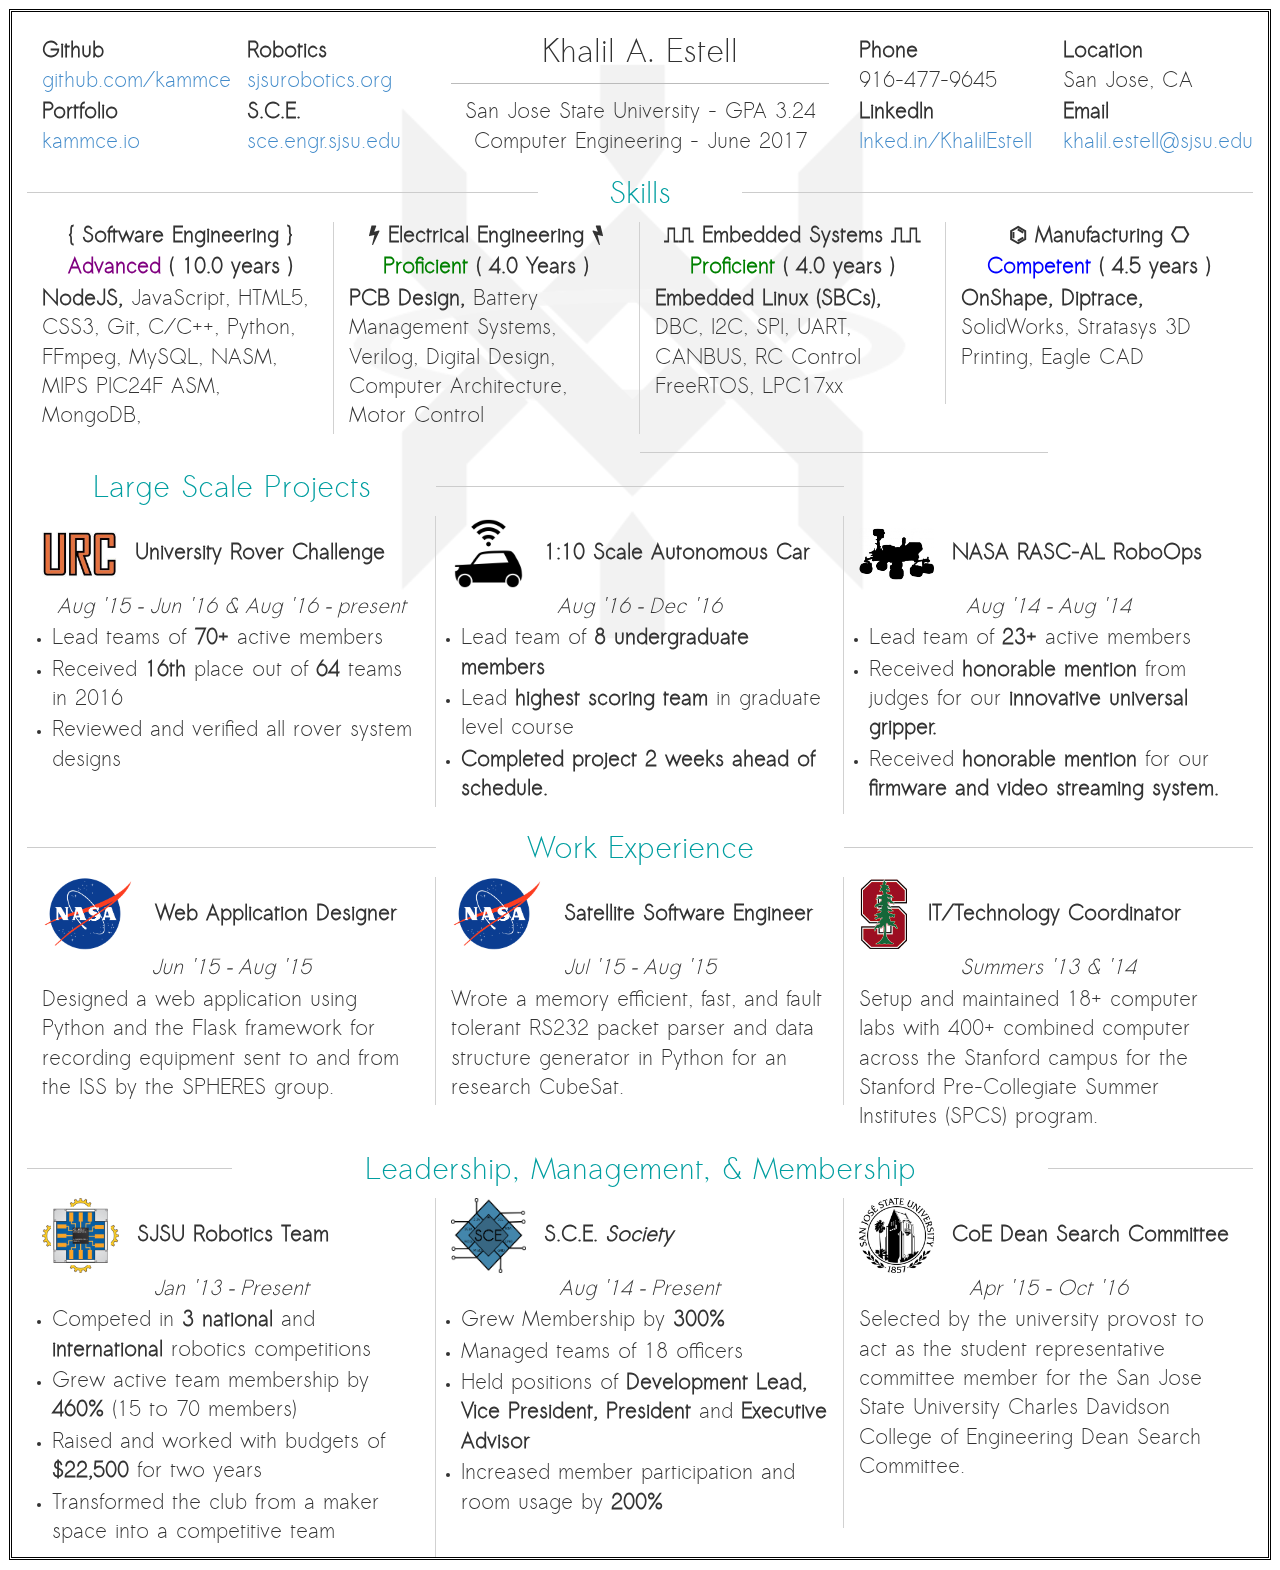
<file: resume/unified.html>
<!doctype html>
<html lang="en">
<head>
	<meta charset="utf-8">
	<title>Khalil Estell's Resume</title>
	<link rel="stylesheet" href="css/bootstrap.min.css">
	<link rel="stylesheet" href="css/Sawasdee.css">
	<link rel="stylesheet" href="css/app.css">
	<link rel="stylesheet" href="./font-awesome-4.5.0/css/font-awesome.min.css">
</head>
<body>
	<div class="row" style="text-align:left">
		<div class="col-xs-12">
			<div class="row" style="margin-top: 25px">
				<div class="col-xs-2">
					<p class="lead">
						<strong>Github</strong>
						<br>
						<a target="_blank" href="http://github.com/kammce">github.com/kammce</a>
					</p>
				</div>
				<div class="col-xs-2">
					<p class="lead">
						<strong>Robotics</strong>
						<br>
						<a target="_blank" href="http://sjsurobotics.org">sjsurobotics.org</a>
					</p>
				</div>
				<div class="col-xs-4" style="text-align:center;">
					<h1 style="margin-bottom: 10px; margin-top: 0px; font-size:32px"> Khalil A. Estell </h1>
					<hr style="margin-top: 0px; margin-bottom: 9px;">
				</div>
				<div class="col-xs-2">
					<p class="lead">
						<strong>Phone</strong>
						<br>
						916-477-9645
					</p>
				</div>
				<div class="col-xs-2">
					<p class="lead">
						<strong>Location</strong>
						<br>
						San Jose, CA
					</p>
				</div>
			</div>
			<div class="row">
				<div class="col-xs-2">
					<p class="lead">
						<strong>Portfolio</strong>
						<br>
						<a target="_blank" href="http://kammce.io">kammce.io</a>
					</p>
				</div>
				<div class="col-xs-2">
					<p class="lead">
						<strong>S.C.E.</strong>
						<br>
						<a target="_blank" href="http://sce.engr.sjsu.edu">sce.engr.sjsu.edu</a>
					</p>
				</div>
				<div class="col-xs-4" style="text-align: center;">
					<p class="lead">
						San Jose State University - GPA 3.24
						<br>
						Computer Engineering - June 2017
					</p>
				</div>
				<div class="col-xs-2">
					<p class="lead">
						<strong>LinkedIn</strong>
						<br>
						<a target="_blank" href="http://lnked.in/KhalilEstell">lnked.in/KhalilEstell</a>
					</p>
				</div>
				<div class="col-xs-2">
					<p class="lead">
						<strong>Email</strong>
						<br>
						<a target="_blank" href="mailto:khalil.estell@sjsu.edu">khalil.estell@sjsu.edu</a>
					</p>
				</div>
			</div>
		</div>
	</div>
	<div class="background">
		<img src="img/logo-2014.png"></div>
	</div>
	<!--
	<div class="row">
		<div class="col-xs-6" style="text-align: left; margin-top: -15px;">
			<h2>Objective</h2>
			<hr>
			<p class="lead">To acquire a summer internship where I can use my programming, electrical engineering, and/or manufacturing skills to bring humanity to the next generation of technology.</p>
		</div>
	</div>
	-->
	<!--
	<div class="row">
		<div class="col-xs-12" style="text-align: center; margin-top: -15px;">
			<div class="row">
				<div class="col-xs-5 sideline"></div>
				<div class="col-xs-2"> <h2 style="text-align:center">Summary</h2></div>
				<div class="col-xs-5 sideline"></div>
			</div>
			<p class="lead">I am a senior computer engineering student with a track record of leadership and successful project realization. I have been the president and project lead of the SJSU Robotics team since 2014, leading 70 individuals into world wide robotics competitions. I have also held almost every leadership position of the S.oftware and C.omputer E.nginering <em>Society</em>. And due to my influence on my university and community I was selected to be the student representative for SJSU College of Engineering Dean search committee.</p>
		</div>
	</div>
	-->
 	<div class="row" style="text-align:left;">
		<div class="col-xs-12" style="margin-top: -15px;">
			<div class="row">
				<div class="col-xs-5 sideline"></div>
				<div class="col-xs-2"> <h2 style="text-align:center">Skills</h2></div>
				<div class="col-xs-5 sideline"></div>
			</div>
			<div class="row">
				<div class="col-xs-3 side-border">
					<p class="lead title center"><strong>{ Software Engineering }</strong></p>
					<p class="lead title center"><strong><span style="color:purple !important;">Advanced </span> ( 10.0 years ) </strong></p>
					<p class="lead">
						<strong>NodeJS,</strong>
						JavaScript,
						HTML5,
						CSS3,
						Git,
						C/C++,
						Python,
						FFmpeg,
						MySQL,
						NASM,
						MIPS
						PIC24F ASM,
						MongoDB,
					</p>
				</div>
				<div class="col-xs-3 side-border">
					<p class="lead title center"><strong><i class="fa fa-bolt"></i> Electrical Engineering <i class="fa fa-bolt flip"></i></strong></p>
					<p class="lead title center"><strong><span style="color:green !important;">Proficient </span> ( 4.0 Years ) </strong></p>
					<p class="lead">
						<strong>PCB Design,</strong>
						Battery Management Systems,
						Verilog,
						Digital Design,
						Computer Architecture,
						Motor Control
					</p>
				</div>
				<div class="col-xs-3 side-border">
					<p class="lead title center"><strong>&#9101;&#9101; Embedded Systems &#9101;&#9101;</strong></p>
					<p class="lead title center"><strong><span style="color:green !important;">Proficient </span> ( 4.0 years ) </strong></p>
					<p class="lead">
						<strong>Embedded Linux (SBCs),</strong>
						DBC, I2C, SPI, UART, CANBUS, RC Control
						FreeRTOS,
						LPC17xx
					</p>
				</div>
				<div class="col-xs-3">
					<p class="lead title center"><strong>&#9004; Manufacturing &#9108;</strong></p>
					<p class="lead title center"><strong><span style="color:blue !important;">Competent </span> ( 4.5 years ) </strong></p>
					<p class="lead">
						<strong>OnShape,</strong>
						<strong>Diptrace,</strong>
						SolidWorks,
						Stratasys 3D Printing,
						Eagle CAD
					</p><br>
				</div>
			</div>
		</div>
	</div>
	<div class="row" style="text-align:left;">
		<div class="col-xs-12" style="margin-top: -15px;">
			<div class="row">
				<div class="col-xs-4 sideline"></div>
				<div class="col-xs-4"> <h2 style="text-align:center">Large Scale Projects</h2></div>
				<div class="col-xs-4 sideline"></div>
			</div>
			<div class="row">
				<div class="col-xs-4 side-border">
					<p class="lead title">
						<img src="img/urc.png" class="projects">
						<strong>University Rover Challenge </strong>
					</p>
					<p class="lead center"><em>Aug '15 – Jun '16 &amp; Aug '16 – present</em></p>
						<ul>
							<li><p class="lead">Lead teams of <strong>70+</strong> active members</p></li>
							<li><p class="lead">Received <strong>16th</strong> place out of <strong>64</strong> teams in 2016</p></li>
							<li><p class="lead">Reviewed and verified all rover system designs</p></li>
							<!-- <li>Designed software framework for </li> -->
							<br>
						</ul>
					</p>
				</div>
				<div class="col-xs-4 side-border">
					<p class="lead title">
						<img src="img/app-icon.png" class="projects">
						<strong>1:10 Scale Autonomous Car</strong>
					</p>
					<p class="lead center"><em>Aug '16 – Dec '16</em></p>
					<p class="lead">
						<ul>
							<li><p class="lead">Lead team of <strong>8 undergraduate members</strong></p></li>
							<li><p class="lead">Lead <strong>highest scoring team</strong> in graduate level course</p></li>
							<li><p class="lead"><strong>Completed project 2 weeks ahead of schedule.</strong></p></li>
						</ul>
					</p>
				</div>
				<div class="col-xs-4">
					<p class="lead title">
						<img src="img/rover.png" class="projects">
						<strong>NASA RASC-AL RoboOps</strong>
					</p>
					<p class="lead center"><em>Aug '14 – Aug '14</em></p>
					<p class="lead">
						<ul>
							<li><p class="lead">Lead team of <strong>23+</strong> active members</p></li>
							<li><p class="lead">Received <strong>honorable mention</strong> from judges for our <strong>innovative universal gripper.</strong></p></li>
							<li><p class="lead">Received <strong>honorable mention</strong> for our <strong>firmware and video streaming system.</strong></p></li>
						</ul>
					</p>
				</div>
			</div>
		</div>
	</div>
	<div class="row" style="text-align:left;">
		<div class="col-xs-12" style="margin-top: -15px;">
			<div class="row">
				<div class="col-xs-4 sideline"></div>
				<div class="col-xs-4"> <h2 style="text-align:center">Work Experience</h2></div>
				<div class="col-xs-4 sideline"></div>
			</div>
			<div class="row">
				<div class="col-xs-4 side-border">
					<p class="lead title">
						<img src="img/nasa.png" class="projects">
						<strong> Web Application Designer </strong>
					</p>
					<p class="lead center"><em>Jun '15 – Aug '15</em></p>
					<p class="lead">
						Designed a web application using Python and the Flask framework for recording equipment sent to and from the ISS by the SPHERES group.
					</p>
				</div>
				<div class="col-xs-4 side-border">
					<p class="lead title">
						<img src="img/nasa.png" class="projects">
						<strong> Satellite Software Engineer </strong>
					</p>
					<p class="lead center"><em>Jul '15 – Aug '15</em></p>
					<p class="lead">
						Wrote a memory efficient, fast, and fault tolerant RS232 packet parser and data structure generator in Python for an research CubeSat.
					</p>
				</div>
				<div class="col-xs-4">
					<p class="lead title">
						<img src="img/stanford.png" class="projects">
						<strong> IT/Technology Coordinator </strong>
					</p>
					<p class="lead center"><em>Summers '13 &amp; '14</em></p>
					<p class="lead">
						Setup and maintained 18+ computer labs with 400+ combined computer across the Stanford campus for the Stanford Pre-Collegiate Summer Institutes (SPCS) program.
					</p>
				</div>
			</div>
		</div>
	</div>
	<div class="row" style="text-align:left;">
		<div class="col-xs-12" style="margin-top: -15px;">
			<div class="row">
				<div class="col-xs-2 sideline"></div>
				<div class="col-xs-8"> <h2 style="text-align:center">Leadership, Management, &amp; Membership</h2></div>
				<div class="col-xs-2 sideline"></div>
			</div>
			<div class="row">
				<div class="col-xs-4 side-border">
					<p class="lead title">
						<img src="img/sjsu-robotics-logo.png" class="projects">
						<strong>SJSU Robotics Team</strong>
					</p>
					<p class="lead center"><em>Jan '13 – Present</em></p>
					<p class="lead">
						<ul>
							<li><p class="lead">Competed in <strong>3 national</strong> and <strong>international</strong> robotics competitions</p></li>
							<li><p class="lead">Grew active team membership by <strong>460%</strong> (15 to 70 members)</p></li>
							<li><p class="lead">Raised and worked with budgets of <strong>$22,500</strong> for two years</p></li>
							<li><p class="lead">Transformed the club from a maker space into a competitive team</p></li>
						</ul>
					</p>
				</div>
				<div class="col-xs-4 side-border">
					<p class="lead title">
						<img src="img/sce.png" class="projects">
						<strong>S.C.E.<em> Society</em></strong>
					</p>
					<p class="lead center"><em>Aug '14 – Present</em></p>
					<p class="lead">
						<ul>
							<li><p class="lead">Grew Membership by <strong>300%</strong></p></li>
							<li><p class="lead">Managed teams of 18 officers</p></li>
							<li><p class="lead">Held positions of
								<strong>
									Development Lead,
									Vice President,
									President
								</strong>
									and
								<strong>
									Executive Advisor
								</strong>
							</li>
							<li><p class="lead">Increased member participation and room usage by <strong>200%</strong></p></li>
						</ul>
					</p>
				</div>
				<div class="col-xs-4">
					<p class="lead title">
						<img src="img/SJSU_Seal.png" class="projects">
						<strong>CoE Dean Search Committee</strong>
					</p>
					<p class="lead center"><em>Apr '15 – Oct '16</em></p>
					<p class="lead">
						Selected by the university provost to act as the student representative committee member for the San Jose State University Charles Davidson College of Engineering Dean Search Committee.
					</p>
				</div>
			</div>
		</div>
	</div>
</body>
</html>

<!--
Khalil A. Estell

khalil.estell@sjsu.edu

San Jose State University - GPA 3.24
Computer Engineering - June 2017

Portfolio
kammce.io

S.C.E.
sce.engr.sjsu.edu

Phone
916-477-9645

Location
San Jose, CA

LinkedIn
lnked.in/KhalilEstell Email

Github
github.com/kammce

Robotics
sjsurobotics.org

Skills: NodeJS, JavaScript, HTML5, CSS3, Git, C/C++, Python, FFmpeg, MySQL, NASM, MIPS PIC24F ASM, MongoDB, PCB Design, Battery Management Systems, Verilog, Digital Design, Computer Architecture, Motor Control, Embedded Linux (SBCs), DBC, I2C, SPI, UART, CANBUS, RC Control FreeRTOS, LPC17xx, OnShape, Diptrace, SolidWorks, Stratasys 3D Printing, Eagle CAD


University Rover Challenge
====
Aug '15 – Jun '16 & Aug '16 – present

• Lead teams of 70+ active members
• Received 16th place out of 64 teams in 2016
• Reviewed and verified all rover system designs

1:10 Scale Autonomous Car
====
Aug '16 – Dec '16

• Lead team of 8 undergraduate members
• Lead highest scoring team in graduate level course
• Completed project 2 weeks ahead of schedule.

NASA RASC-AL RoboOps
====
Aug '14 – Aug '14

• Lead team of 23+ active members.
• Received honorable mention from judges for our innovative universal gripper.
• Received honorable mention for our firmware and video streaming system.

Web Application Designer
====
Jun '15 – Aug '15

Designed a web application using Python and the Flask framework for recording equipment sent to and from the ISS by the SPHERES group.


Satellite Software Engineer
====
Jul '15 – Aug '15

Wrote a memory efficient, fast, and fault tolerant RS232 packet parser and data structure generator in Python for an research CubeSat.

IT/Technology Coordinator
====
Summers '13 & '14

Setup and maintained 18+ computer labs with 400+ combined computer across the Stanford campus for the Stanford Pre-Collegiate Summer Institutes (SPCS) program.


SJSU Robotics Team
====
Jan '13 – Present

• Competed in 3 national and international robotics competitions
• Grew active team membership by 460% (15 to 70 members)
• Raised and worked with budgets of $22,500 for two years
• Transformed the club from a maker space into a competitive team


S.C.E. Society
====
Aug '14 – Present

• Grew Membership by 300%
• Managed teams of 18 officers
• Held positions of Development Lead, Vice President, President and Executive Advisor
• Increased member participation and room usage by 200%

CoE Dean Search Committee
====
Apr '15 – Oct '16

Selected by the university provost to act
as the student representative committee
member for the San Jose State University
Charles Davidson College of Engineering
Dean Search Committee.
 -->
</file>
<file: css/layout.css>
html {
    max-width: 100%;
    overflow-x: hidden;
}
body {
    max-width: 100%;
	background:black;
    overflow-x: hidden;
    -webkit-font-smoothing: antialiased;
}

.center-container {
	padding: 50px 15px 40px 0px;
	text-align: center;
	margin: 0 auto;
	width: 95%;
	margin-left:2.5%;
	margin-top:2%;
}

section.simple {
	background:white;
	text-align: center;
	margin: 0 auto;
	width: 100%;
	padding-left:5%;
	padding-right:5%;
	padding-top:50px;
	padding-bottom:100px;
}
section#about {
	background: none;
	text-align: center;
	color: white;
	margin: 0 auto;
	width: 100%;
	padding-left:5%;
	padding-right:5%;
	padding-top:50px;
	padding-bottom:100px;
}
section#skills {
	background: none;
}
section.simple-dark {
	background: #26292e;
	text-align: center;
	margin: 0 auto;
	width: 100%;
	padding-left:5%;
	padding-right:5%;
	padding-top:50px;
	padding-bottom:100px;
	color: white;
}
section.footer {
	background: none;
	text-align: center;
	margin: 0 auto;
	width: 100%;
	padding-left:5%;
	padding-right:5%;
	padding-top:50px;
	padding-bottom:100px;
	color:white;
}
section#projects {
	background:white;
	text-align: center;
	margin: 0 auto;
	width: 100%;
	padding-top:75px;
	padding-bottom:75px;
}
section#projects section.light {
	background:white;
	text-align:left;
	margin: 0 auto;
	width: 100%;
	padding-left:5%;
	padding-right:5%;
	padding-top:75px;
	padding-bottom:75px;
}
section#projects section.dark {
	background: #26292e;
	text-align: right;
	margin: 0 auto;
	width: 100%;
	padding-left:5%;
	padding-right:5%;
	padding-top:75px;
	padding-bottom:75px;
	color: white;
}
div.spacer {
	height:120px;
	width: 1px;
}
div.small-spacer {
	height:50px;
	width: 1px;
}

div.description {
	margin-top:50px;
	border: 2px solid red;
}

img.background {
	width: auto;
	height: 100%;
	position: fixed;
	left: 0%;
	top: 0px;
	z-index: -2;
	top:55px;
	background-color: #2F3238;
	/*rgba(255,255,255, 0.1);*/
}
div.black-back {
	position: fixed;
	left: 0%;
	top: 0px;
	z-index: -4;
	width: 100%;
	height: 100%;
	background-color:  #2F3238;
	/*rgba(0,0,0,0.95);*/
}

/* MODAL STUFF */

/*.modal-dialog {
  width: 100%;
  height: 100%;
  padding: 0;
}

.modal-content {
  height: 100%;
  border-radius: 0;
}*/

.modal.fade {
    -webkit-transition: none;
    -moz-transition: none;
    -ms-transition: none;
    -o-transition: none;
    transition: none;
}​

/* NAVBAR
http://smarchal.com/twbscolor/?bd=26292e&bh=114531&cd=ecf0f1&ch=14a582

*/
.navbar-default, .navbar-inverse {
    /*background-color: #26292e;
    border-color: #273a33;*/
    background-image: none;
	background: rgb(38,41,46); /* Old browsers */
	background: -moz-linear-gradient(top,  rgba(38,41,46,1) 0%, rgba(21,22,25,1) 100%, rgba(31,33,35,1) 100%); /* FF3.6+ */
	background: -webkit-gradient(linear, left top, left bottom, color-stop(0%,rgba(38,41,46,1)), color-stop(100%,rgba(21,22,25,1)), color-stop(100%,rgba(31,33,35,1))); /* Chrome,Safari4+ */
	background: -webkit-linear-gradient(top,  rgba(38,41,46,1) 0%,rgba(21,22,25,1) 100%,rgba(31,33,35,1) 100%); /* Chrome10+,Safari5.1+ */
	background: -o-linear-gradient(top,  rgba(38,41,46,1) 0%,rgba(21,22,25,1) 100%,rgba(31,33,35,1) 100%); /* Opera 11.10+ */
	background: -ms-linear-gradient(top,  rgba(38,41,46,1) 0%,rgba(21,22,25,1) 100%,rgba(31,33,35,1) 100%); /* IE10+ */
	background: linear-gradient(to bottom,  rgba(38,41,46,1) 0%,rgba(21,22,25,1) 100%,rgba(31,33,35,1) 100%); /* W3C */
	filter: progid:DXImageTransform.Microsoft.gradient( startColorstr='#26292e', endColorstr='#1f2123',GradientType=0 ); /* IE6-9 */
}
.navbar-default .navbar-brand {
    color: #ecf0f1;
}
.navbar-default .navbar-brand:hover,
.navbar-default .navbar-brand:focus {
    color: #f0f6f5;
}
.navbar-default .navbar-nav > li > a {
    color: #ecf0f1;
}
.navbar-default .navbar-nav > li > a:hover,
.navbar-default .navbar-nav > li > a:focus {
    color: #f0f6f5;
}
.navbar-default .navbar-nav > .active > a,
.navbar-default .navbar-nav > .active > a:hover,
.navbar-default .navbar-nav > .active > a:focus {
    color: #f0f6f5;
    background-color: #273a33;
}
.navbar-default .navbar-nav > .open > a,
.navbar-default .navbar-nav > .open > a:hover,
.navbar-default .navbar-nav > .open > a:focus {
    color: #f0f6f5;
    background-color: #273a33;
}
.navbar-default .navbar-nav > .dropdown > a .caret {
    border-top-color: #ecf0f1;
    border-bottom-color: #ecf0f1;
}
.navbar-default .navbar-nav > .dropdown > a:hover .caret,
.navbar-default .navbar-nav > .dropdown > a:focus .caret {
    border-top-color: #f0f6f5;
    border-bottom-color: #f0f6f5;
}
.navbar-default .navbar-nav > .open > a .caret,
.navbar-default .navbar-nav > .open > a:hover .caret,
.navbar-default .navbar-nav > .open > a:focus .caret {
    border-top-color: #f0f6f5;
    border-bottom-color: #f0f6f5;
}
.navbar-default .navbar-toggle {
    border-color: #273a33;
}
.navbar-default .navbar-toggle:hover,
.navbar-default .navbar-toggle:focus {
    background-color: #273a33;
}
.navbar-default .navbar-toggle .icon-bar {
    background-color: #ecf0f1;
}
@media (max-width: 767px) {
    .navbar-default .navbar-nav .open .dropdown-menu > li > a {
        color: #ecf0f1;
    }
    .navbar-default .navbar-nav .open .dropdown-menu > li > a:hover,
    .navbar-default .navbar-nav .open .dropdown-menu > li > a:focus {
        color: #f0f6f5;
    }
}

.rgb-pic {
	height:200px;
}
</file>
<file: css/fonts.css>
@font-face {
  font-family: 'Lato';
  font-style: normal;
  font-weight: 300;
  src: local('Lato Light'), local('Lato-Light'), url(fonts/Lato_300.woff) format('woff');
}
@font-face {
  font-family: 'Lato';
  font-style: normal;
  font-weight: 400;
  src: local('Lato Regular'), local('Lato-Regular'), url(fonts/Lato_400.woff) format('woff');
}
@font-face {
  font-family: 'Lato';
  font-style: normal;
  font-weight: 700;
  src: local('Lato Bold'), local('Lato-Bold'), url(fonts/Lato_700.woff) format('woff');
}
/*@font-face {
  font-family: 'Syncopate';
  font-style: normal;
  font-weight: 400;
  src: local('Syncopate'), local('Syncopate-Regular'), url(fonts/Syncopate-Regular.ttf) format('ttf');
}

@font-face {
  font-family: 'Syncopate';
  font-style: normal;
  font-weight: 700;
  src: local('Syncopate Bold'), local('Syncopate-Bold'), url(fonts/Syncopate-Bold.ttf) format('ttf');
}
*/
@font-face {
  font-family: 'Syncopate';
  font-style: normal;
  font-weight: 400;
  src: url('fonts/Syncopate-Regular.ttf');
}
</file>
<file: css/text.css>
body {
	font-size:16px;
}

.force-wordwrap {
  word-wrap:break-word;
}
.description {
	text-indent: 1em;
}
.required {
	color:red;
}
.syn, h1, h2 {
	font-family: 'Syncopate', sans-serif;
}
h1 { font-size: 3em; }
h2 { font-size: 2.5em; }
h2 a:hover {
	text-decoration: none;
}
html, body, h3, h4, p, span {
	font-family: 'lato', sans-serif;
}

.profile-front strong {
	font-size:15px;
}
.profile-front h2 {
	font-size:35px;
	font-size:bold;
}
hr {
	border: none;
	width: 80%;
	height: 2px;
/*	background: -moz-linear-gradient(left,  rgba(0,0,0,0) 0%, rgba(0,0,0,0.65) 49%, rgba(0,0,0,0) 100%); 
	background: -webkit-gradient(linear, left top, right top, color-stop(0%,rgba(0,0,0,0)), color-stop(49%,rgba(0,0,0,0.65)), color-stop(100%,rgba(0,0,0,0))); 
	background: -webkit-linear-gradient(left,  rgba(0,0,0,0) 0%,rgba(0,0,0,0.65) 49%,rgba(0,0,0,0) 100%);
	background: -o-linear-gradient(left,  rgba(0,0,0,0) 0%,rgba(0,0,0,0.65) 49%,rgba(0,0,0,0) 100%); 
	background: -ms-linear-gradient(left,  rgba(0,0,0,0) 0%,rgba(0,0,0,0.65) 49%,rgba(0,0,0,0) 100%); 
	background: linear-gradient(to right,  rgba(0,0,0,0) 0%,rgba(0,0,0,0.65) 49%,rgba(0,0,0,0) 100%); 
	filter: progid:DXImageTransform.Microsoft.gradient( startColorstr='#00000000', endColorstr='#00000000',GradientType=1 );*/
	/*border-top:1px dashed #999;*/
background: -moz-linear-gradient(left,  rgba(30,87,153,0) 0%, rgba(50,122,116,0.98) 49%, rgba(51,123,118,1) 50%, rgba(125,185,232,0) 100%); /* FF3.6+ */
background: -webkit-gradient(linear, left top, right top, color-stop(0%,rgba(30,87,153,0)), color-stop(49%,rgba(50,122,116,0.98)), color-stop(50%,rgba(51,123,118,1)), color-stop(100%,rgba(125,185,232,0))); /* Chrome,Safari4+ */
background: -webkit-linear-gradient(left,  rgba(30,87,153,0) 0%,rgba(50,122,116,0.98) 49%,rgba(51,123,118,1) 50%,rgba(125,185,232,0) 100%); /* Chrome10+,Safari5.1+ */
background: -o-linear-gradient(left,  rgba(30,87,153,0) 0%,rgba(50,122,116,0.98) 49%,rgba(51,123,118,1) 50%,rgba(125,185,232,0) 100%); /* Opera 11.10+ */
background: -ms-linear-gradient(left,  rgba(30,87,153,0) 0%,rgba(50,122,116,0.98) 49%,rgba(51,123,118,1) 50%,rgba(125,185,232,0) 100%); /* IE10+ */
background: linear-gradient(to right,  rgba(30,87,153,0) 0%,rgba(50,122,116,0.98) 49%,rgba(51,123,118,1) 50%,rgba(125,185,232,0) 100%); /* W3C */
filter: progid:DXImageTransform.Microsoft.gradient( startColorstr='#001e5799', endColorstr='#007db9e8',GradientType=1 ); /* IE6-9 */


}

a[data-toggle] {
	color: black;
}

#about p {
	text-shadow: 0px 0px 1px rgba(255, 255, 255, 1);
}
#about h2 {
	text-shadow: 0px 0px 10px rgba(255, 255, 255, 1);
}
#skills p.lead {
	text-shadow: 0px 0px 10px rgba(255, 255, 255, 1);
}
header span {
	text-shadow: 0px 0px 7px rgba(255, 255, 255, 1);
}
</file>
<file: css/forms.css>
.form-signin {
	max-width: 330px;
	padding: 15px;
	padding-top:0px;
	margin: 0 auto;
}
.form-signin .form-signin-heading,
.form-signin .checkbox {
	margin-bottom: 10px;
}
.form-signin .checkbox {
	font-weight: normal;
}
.form-signin .form-control {
	position: relative;
	font-size: 16px;
	height: auto;
	padding: 10px;
	-webkit-box-sizing: border-box;
	-moz-box-sizing: border-box;
	box-sizing: border-box;
}
.form-signin .form-control:focus {
	z-index: 2;
}
.form-signin input[type="text"] {
	margin-bottom: -1px;
	border-bottom-left-radius: 0;
	border-bottom-right-radius: 0;
}
.form-signin input[type="password"] {
	margin-bottom: 10px;
	border-top-left-radius: 0;
	border-top-right-radius: 0;
}
.form-registration {
	max-width: 530px;
	padding: 15px;
	margin: 0 auto;
}
.form-registration .form-registration-heading,
.form-registration .checkbox {
	margin-bottom: 10px;
}
.form-registration .checkbox {
	font-weight: normal;
}
.form-registration .form-control {
	position: relative;
	font-size: 16px;
	height: auto;
	padding: 10px;
	-webkit-box-sizing: border-box;
	-moz-box-sizing: border-box;
	box-sizing: border-box;
}
.form-registration .form-control:focus {
	z-index: 2;
}
.form-registration input[type="text"] {
	margin-bottom: -1px;
	border-bottom-left-radius: 0;
	border-bottom-right-radius: 0;
}
.form-registration input[type="password"] {
	margin-bottom: 10px;
	border-top-left-radius: 0;
	border-top-right-radius: 0;
}
</file>
<file: css/items.css>
div.scroll-down {
	opacity: .6;
	width:100px;
	height:100px;
	margin:auto;
	position: relative;
	left: -0.6px;
	/*-webkit-transition: all .2s linear;
	-moz-transition: all .2s linear;
	-o-transition: all .2s linear;
	transition: all .2s linear;*/
}

div.scroll-down:hover {
	opacity: 1.0;
}
section#groups a img {
	height: 120px;
	padding: 5px;
	max-width: 90%;
	width:auto;
}
section#groups a {
	display:inline-block;
	/*border: 1px solid #ccc;*/
	padding: 5px;
	-webkit-transition: all .2s linear;
	-moz-transition: all .2s linear;
	-o-transition: all .2s linear;
	transition: all .2s linear;
}
section#groups a:hover {
	/*border: 1px solid #ccc;*/
	cursor: pointer;
	-webkit-box-shadow: 0 8px 6px -6px black;
	   -moz-box-shadow: 0 8px 6px -6px black;
	        box-shadow: 0 8px 6px -6px black;
}

img.water {
/*	position: relative; 
	z-index: -5;
	top:-240px;*/
	height:200px;
	opacity: 0.2;
	margin-left: 2.5%;
}


div#scroll {
	width:25px; 
	height: 98%; 
	position: fixed; 
	left: 5px;
	top:60px;
}
div.sclk {
	width: 48%;
	height: 100%; 
	/*border: 1px solid #ccc;*/
	float:left;
}
div.sclk #clk  {
	height: inherit;
}
div.sclk #clk .t0 {
	border-top: 1px solid #ccc;
	border-left:1px solid #ccc;
	border-bottom:1px solid #ccc;

	border-top-color: #ccc;
	border-bottom-color: #ccc;
	border-left-color: #ccc;

	height:0.925%;
/*	-webkit-transition: all .2s linear;
	-moz-transition: all .2s linear;
	-o-transition: all .2s linear;
	transition: all .2s linear;*/
}
div.sclk #clk .t1 {
	border-top: 1px solid #ccc;
	border-bottom:1px solid #ccc;
	border-right:1px solid #ccc;

	border-top-color: #ccc;
	border-bottom-color: #ccc;
	border-left-color: #ccc;
	
	height:0.925%;
/*	-webkit-transition: all .2s linear;
	-moz-transition: all .2s linear;
	-o-transition: all .2s linear;
	transition: all .2s linear;*/
}
div.sda {
	width: 48%;
	margin-left:2%; 
	height: 100%; 
	/*border: 1px solid #ccc;*/
	float:left;
}
div.sda #data {
	height: inherit;
}
div.sda #data .rise {
	/*border-top: 1px solid #ccc;*/
	border-top: 1px solid #ccc;
	border-right: 1px solid #ccc;

	border-top-color: #ccc;
	border-right-color: #ccc;
	
	height:1.85%;
	font-size: 5px;

	/*-webkit-transition: all .2s linear;
	-moz-transition: all .2s linear;
	-o-transition: all .2s linear;
	transition: all .2s linear;*/
}
div.sda #data .fall {
	border-top: 1px solid #ccc;
	/*border-bottom:1px solid #ccc;*/
	border-left:1px solid #ccc;

	border-top-color: #ccc;
	border-left-color: #ccc;
	
	height:1.85%;
	font-size: 5px;

	/*-webkit-transition: all .2s linear;
	-moz-transition: all .2s linear;
	-o-transition: all .2s linear;
	transition: all .2s linear;*/
}
div.sda #data .low {
	border-left:1px solid #ccc;
	border-left-color: #ccc;
	height:1.85%;
	font-size: 5px;

	/*-webkit-transition: all .2s linear;
	-moz-transition: all .2s linear;
	-o-transition: all .2s linear;
	transition: all .2s linear;*/
}
div.sda #data .high {
	border-right:1px solid #ccc;
	border-right-color: #ccc;
	height:1.85%;
	font-size: 5px;

	/*-webkit-transition: all .2s linear;
	-moz-transition: all .2s linear;
	-o-transition: all .2s linear;
	transition: all .2s linear;*/

}
.data-highlight {
	border-top-color: red;
	border-right-color: red;
	border-bottom-color: red;
	border-left-color: red;
	background-color: rgba(255,0,0,0.5);
}
.clk-highlight {
	border-top-color: green;
	border-right-color: green;
	border-bottom-color: green;
	border-left-color: green;
	background-color: rgba(0,255,0,0.5);
}
div.sda span.text, div.sclk span.text {
	display:block;
	/* Safari */
	-webkit-transform: rotate(90deg);
	/* Firefox */
	-moz-transform: rotate(90deg);
	/* IE */
	-ms-transform: rotate(90deg);
	/* Opera */
	-o-transform: rotate(90deg);
	/* Internet Explorer */
	filter: progid:DXImageTransform.Microsoft.BasicImage(rotation=3);
	margin-left:5px;
}

/* projects */

.tech {
	height:50px;
	margin-right:10px;
}

.panel-body img {
	max-width: 80%;
	max-height: 100px;
	margin-bottom:15px;
	/*height: 125px;*/
}
</file>
<file: resume/css/Sawasdee.css>
@font-face {
	font-family: 'Sawasdee'; 
	src: url('Sawasdee.eot');
	src: url('Sawasdee.eot?#iefix') format('embedded-opentype'),
	url('Sawasdee.ttf') format('truetype');
}
</file>
<file: resume/css/app.css>
/* app css stylesheet */

body {
	padding-top: 0px;
	padding-left: 30px;
	padding-right: 30px;
	border: 3px double black;
	margin: .25cm;
}
ul { margin-left: 10px; padding: 0px; }
h1, h2, p, span, a { font-family: 'Sawasdee', sans-serif; }
h2 { color: #009EA0 !important }
hr { border-top: 1px solid #bbb; }
p.lead 		{ margin-bottom: 2px; }
p.justify 	{ text-align: left; }
p.title 	{ text-align: left; }
p.center 	{ text-align: center;}
.logo {
	height: 100px;
	margin-top: 30px;
}
.projects 	{ height: 75px; margin-right: 10px; }
.side-border { border-right: 1px solid rgb(209, 209, 209); }
.large {
	font-size:26px;
	font-weight: normal;
}
hr {
	margin-top: 5px;
	margin-bottom: 15px;
}

.sideline {
    margin-top: 33px;
    border-top: 1px solid #ccc;
}
.flip {
	-moz-transform: scale(-1, 1);
	-webkit-transform: scale(-1, 1);
	-o-transform: scale(-1, 1);
	-ms-transform: scale(-1, 1);
	transform: scale(-1, 1);
}
.background {
    height:100%;
    width: 100%;
    position: fixed;
    z-index: -2;
    opacity: .05;
    margin: auto;
    top:0px;
    left:0px;
    text-align: center;
}
.background img {
	position:absolute;
	top: 5%;
	left: 25%;
	width: 50%;
}
@media print and (color)
{
	* {
		-webkit-print-color-adjust: exact  !important;
		print-color-adjust: exact  !important;
	}
	body {
		color: #000;
		background: #fff;
	}
	h1, h2, p, span, a  { font-family: 'Sawasdee', sans-serif; }
	hr 					{ border-top: 1px solid #bbb; }
	h2, h3 				{ page-break-after: avoid; }
	img 				{ max-width: 100% !important; }
	ul, img 			{ page-break-inside: avoid; }
	h1 					{ font-size: 25px; }
	h2 					{ font-size: 20px; }
	img 				{ height: 20px; }
	article a {
		font-weight: bolder;
		text-decoration: none;
	}
	p.lead {
		font-size: 12px;
		margin-bottom: 5px;
	}
	/*
	.logo {
		height: 75px;
		width: 75px;
		margin-top: 30px;
	}
	*/
	.projects {
		width: auto;
		height: 50px;
		margin-right: 10px;
	}
	.background img {
		top: 80pt;
		left: 7.5pt;
		width: 700pt;
		height: 650pt;
	}
	a[href]:after { content: none !important; }
}
</file>
